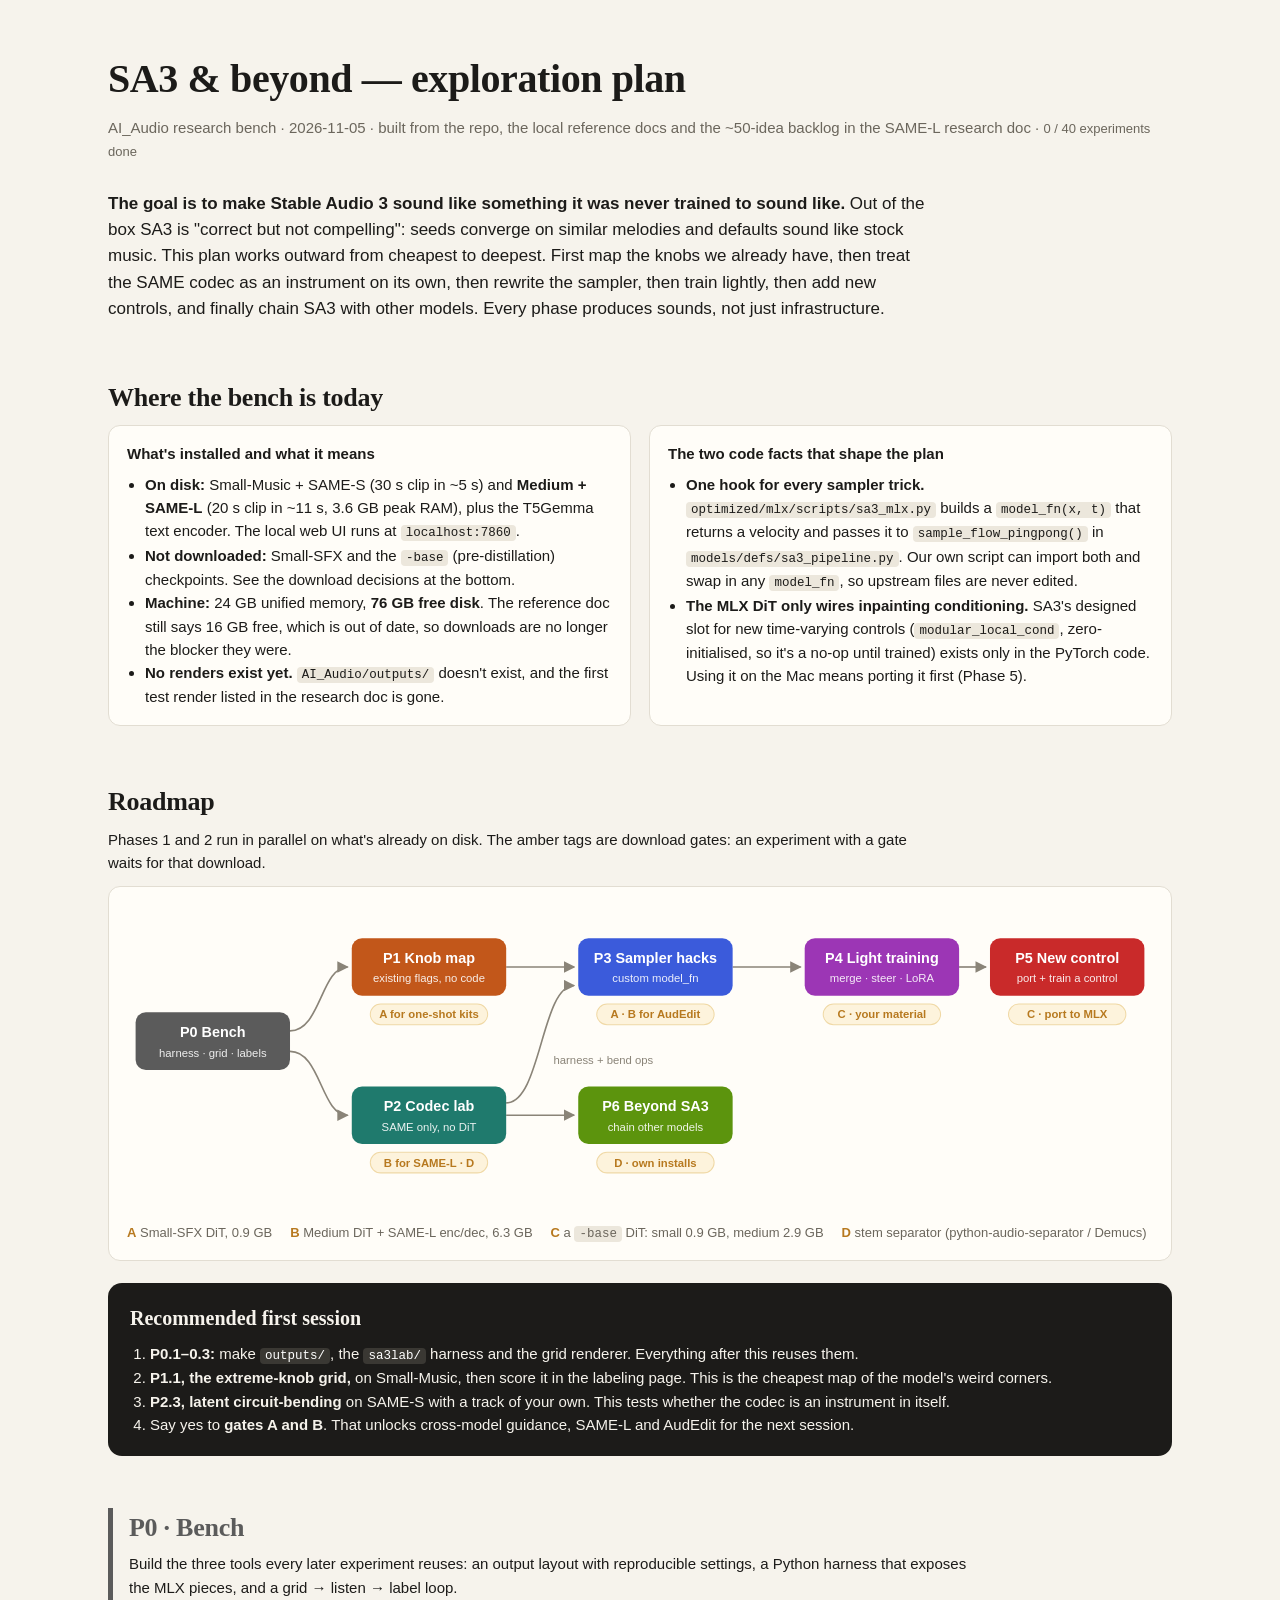
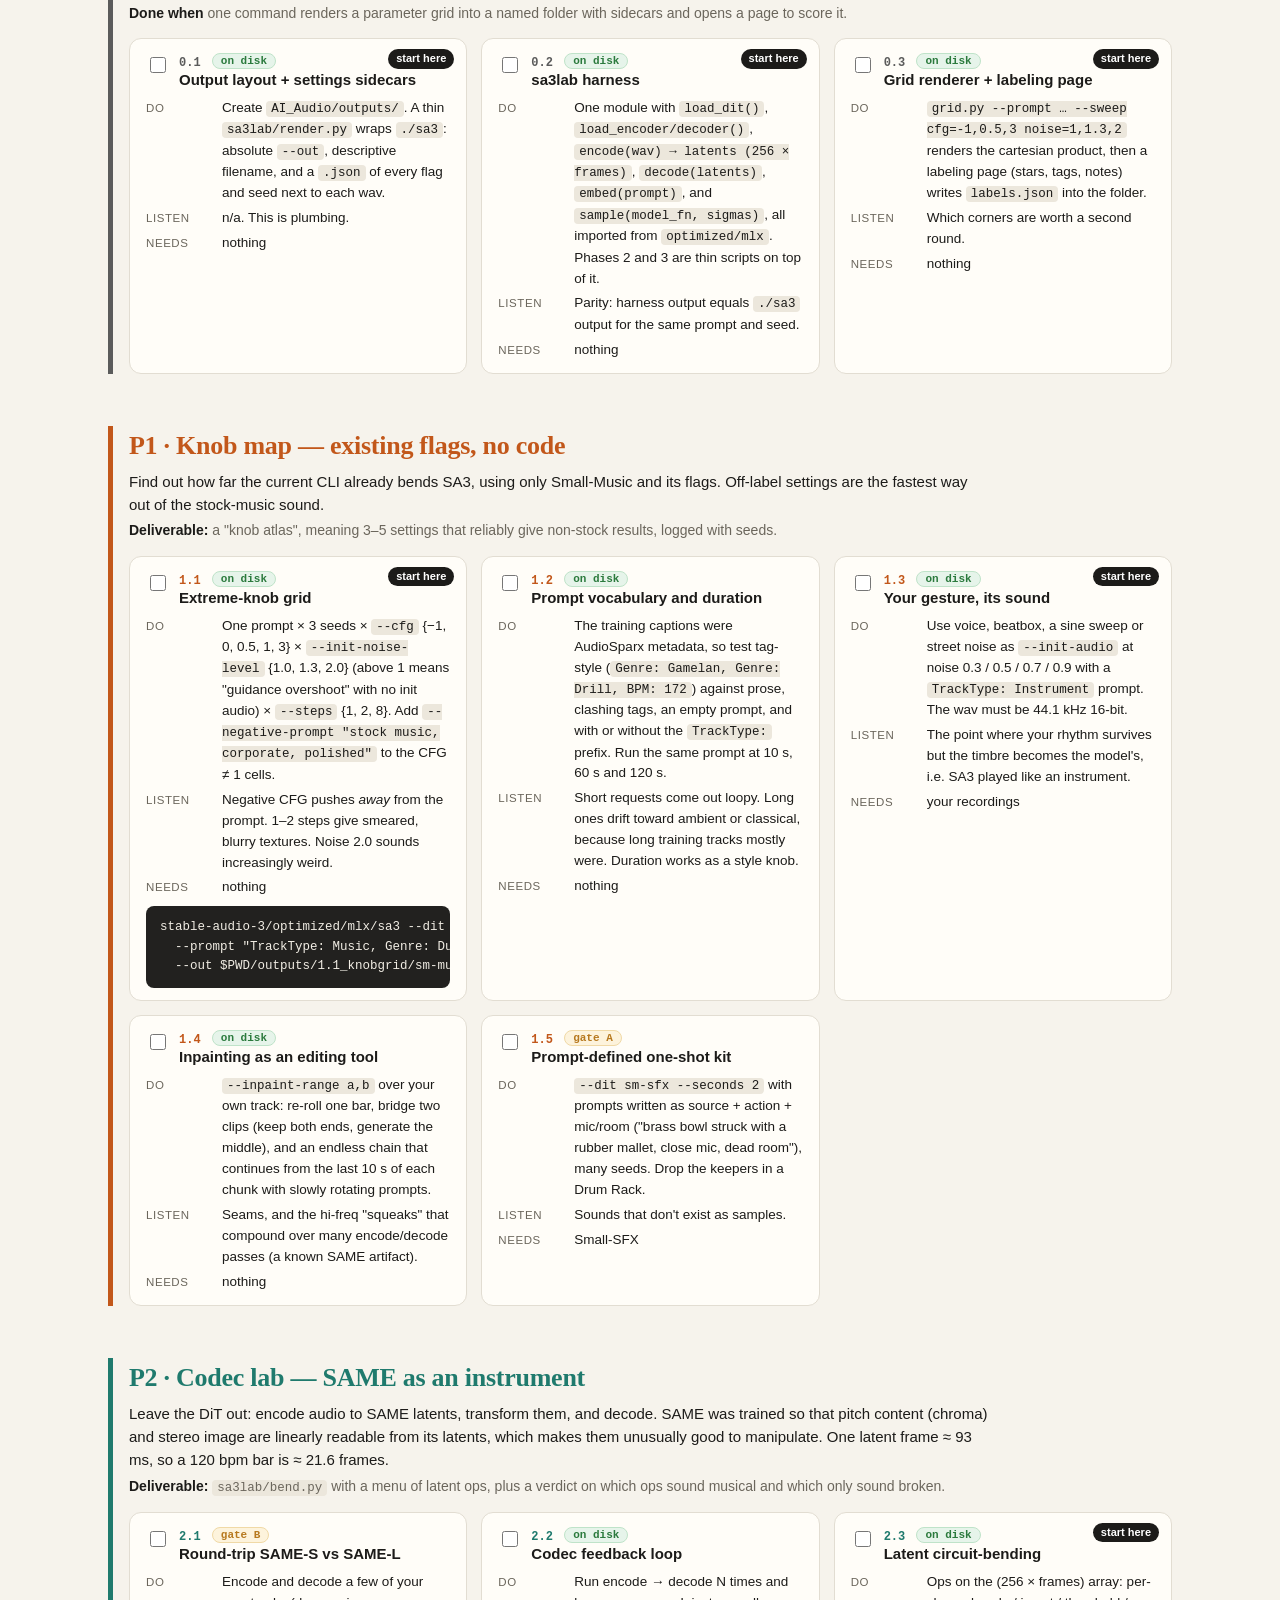
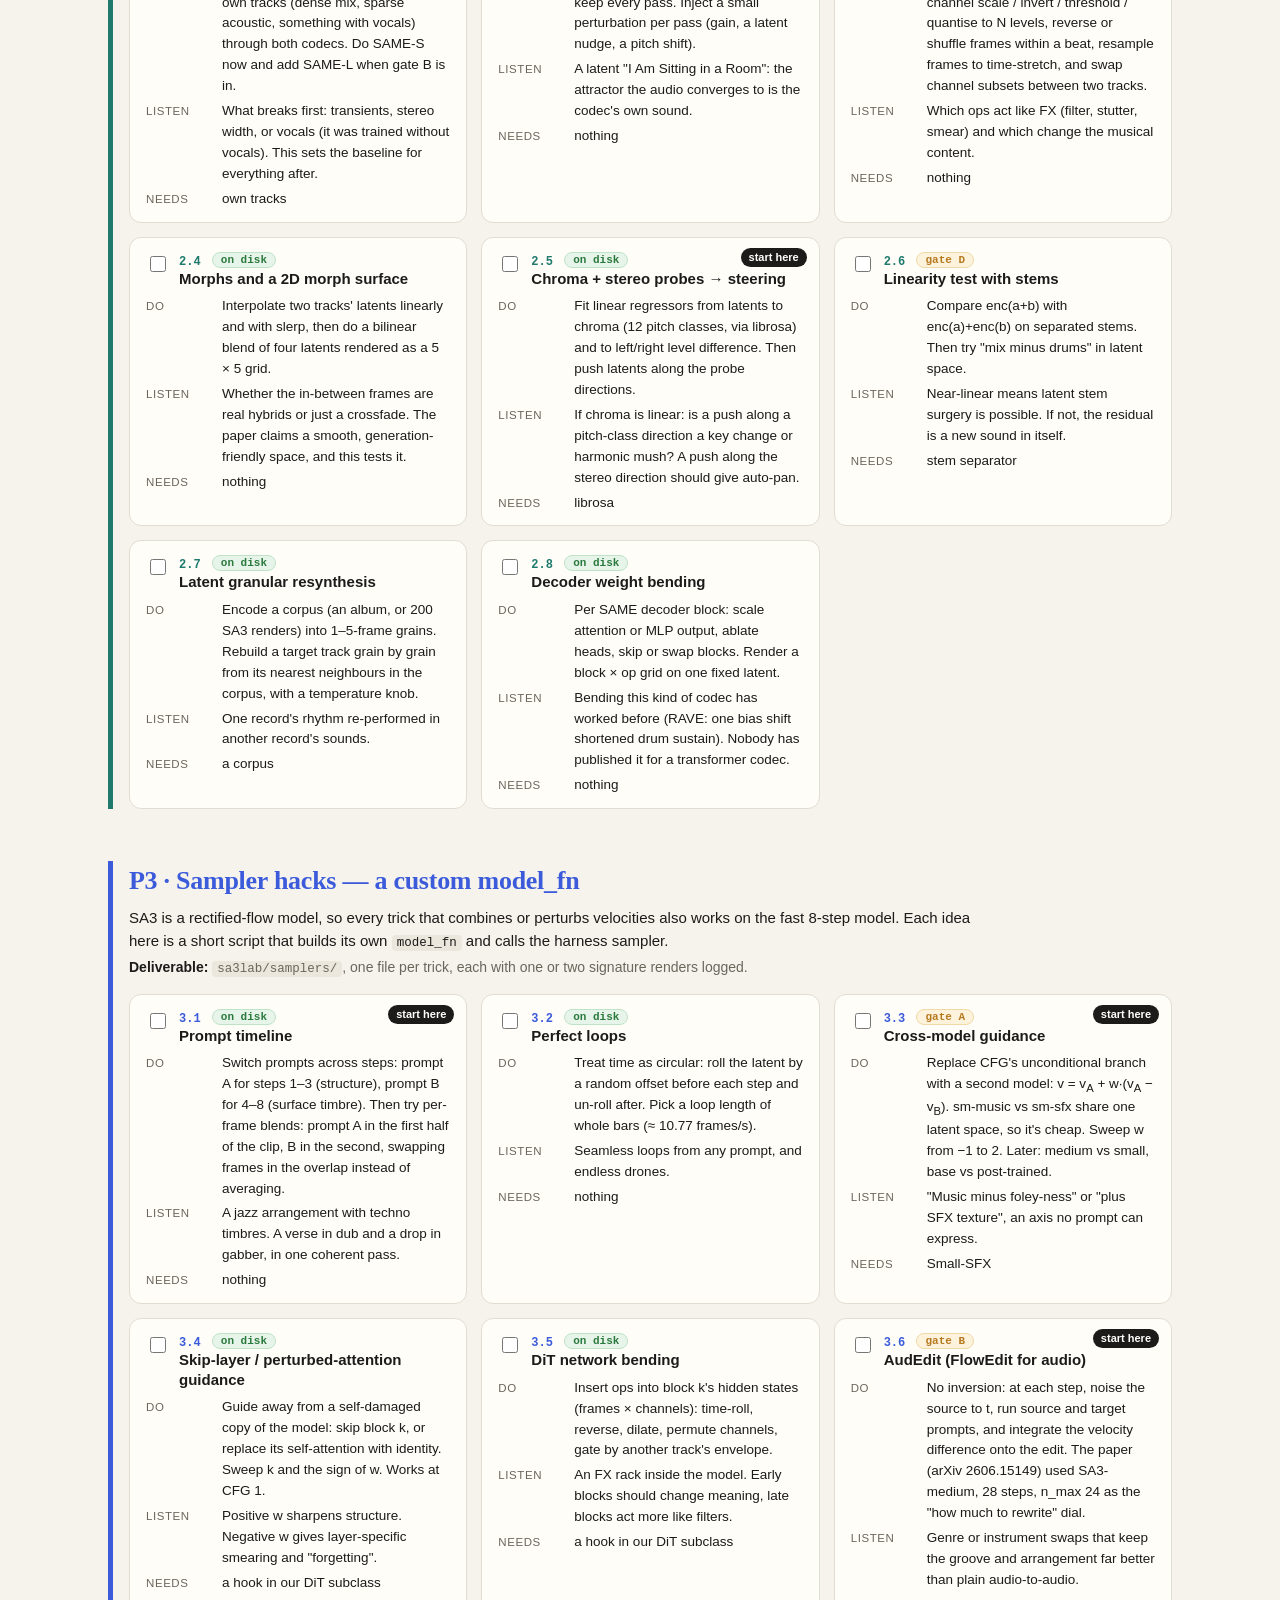
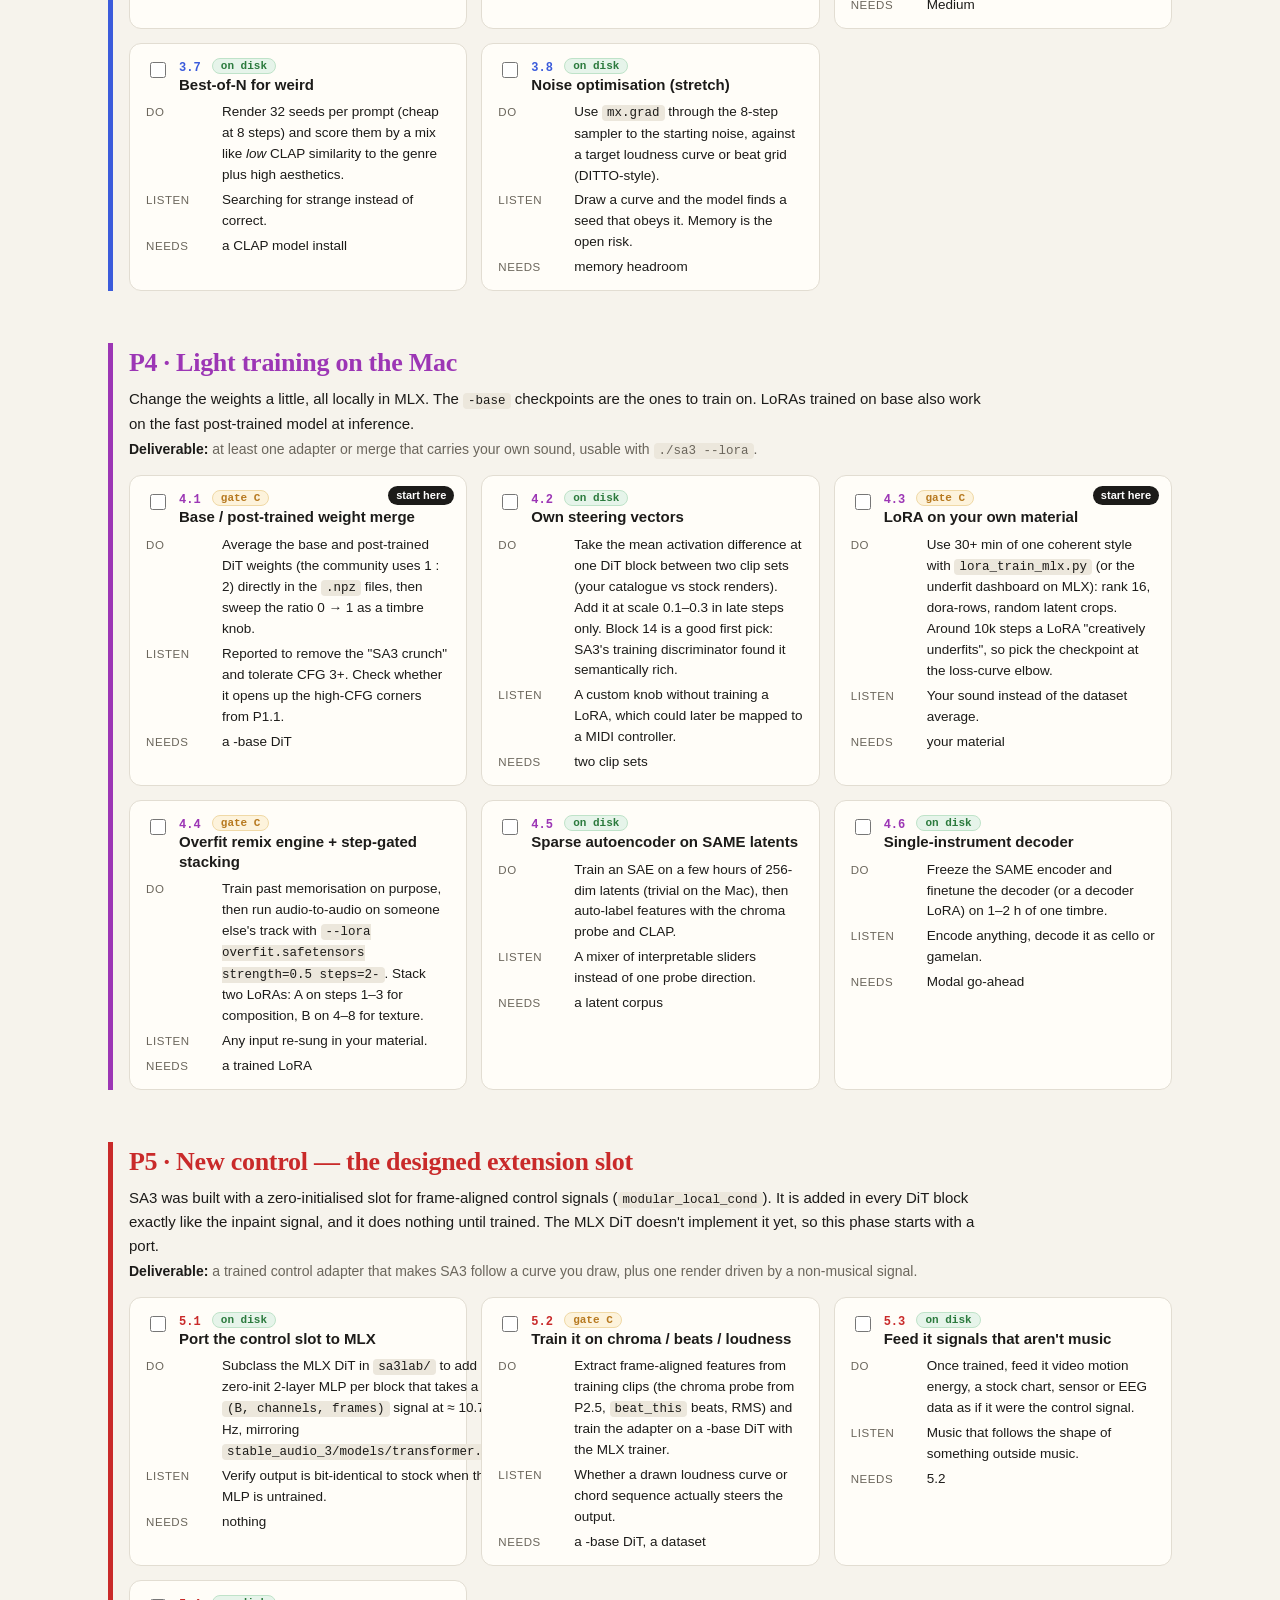
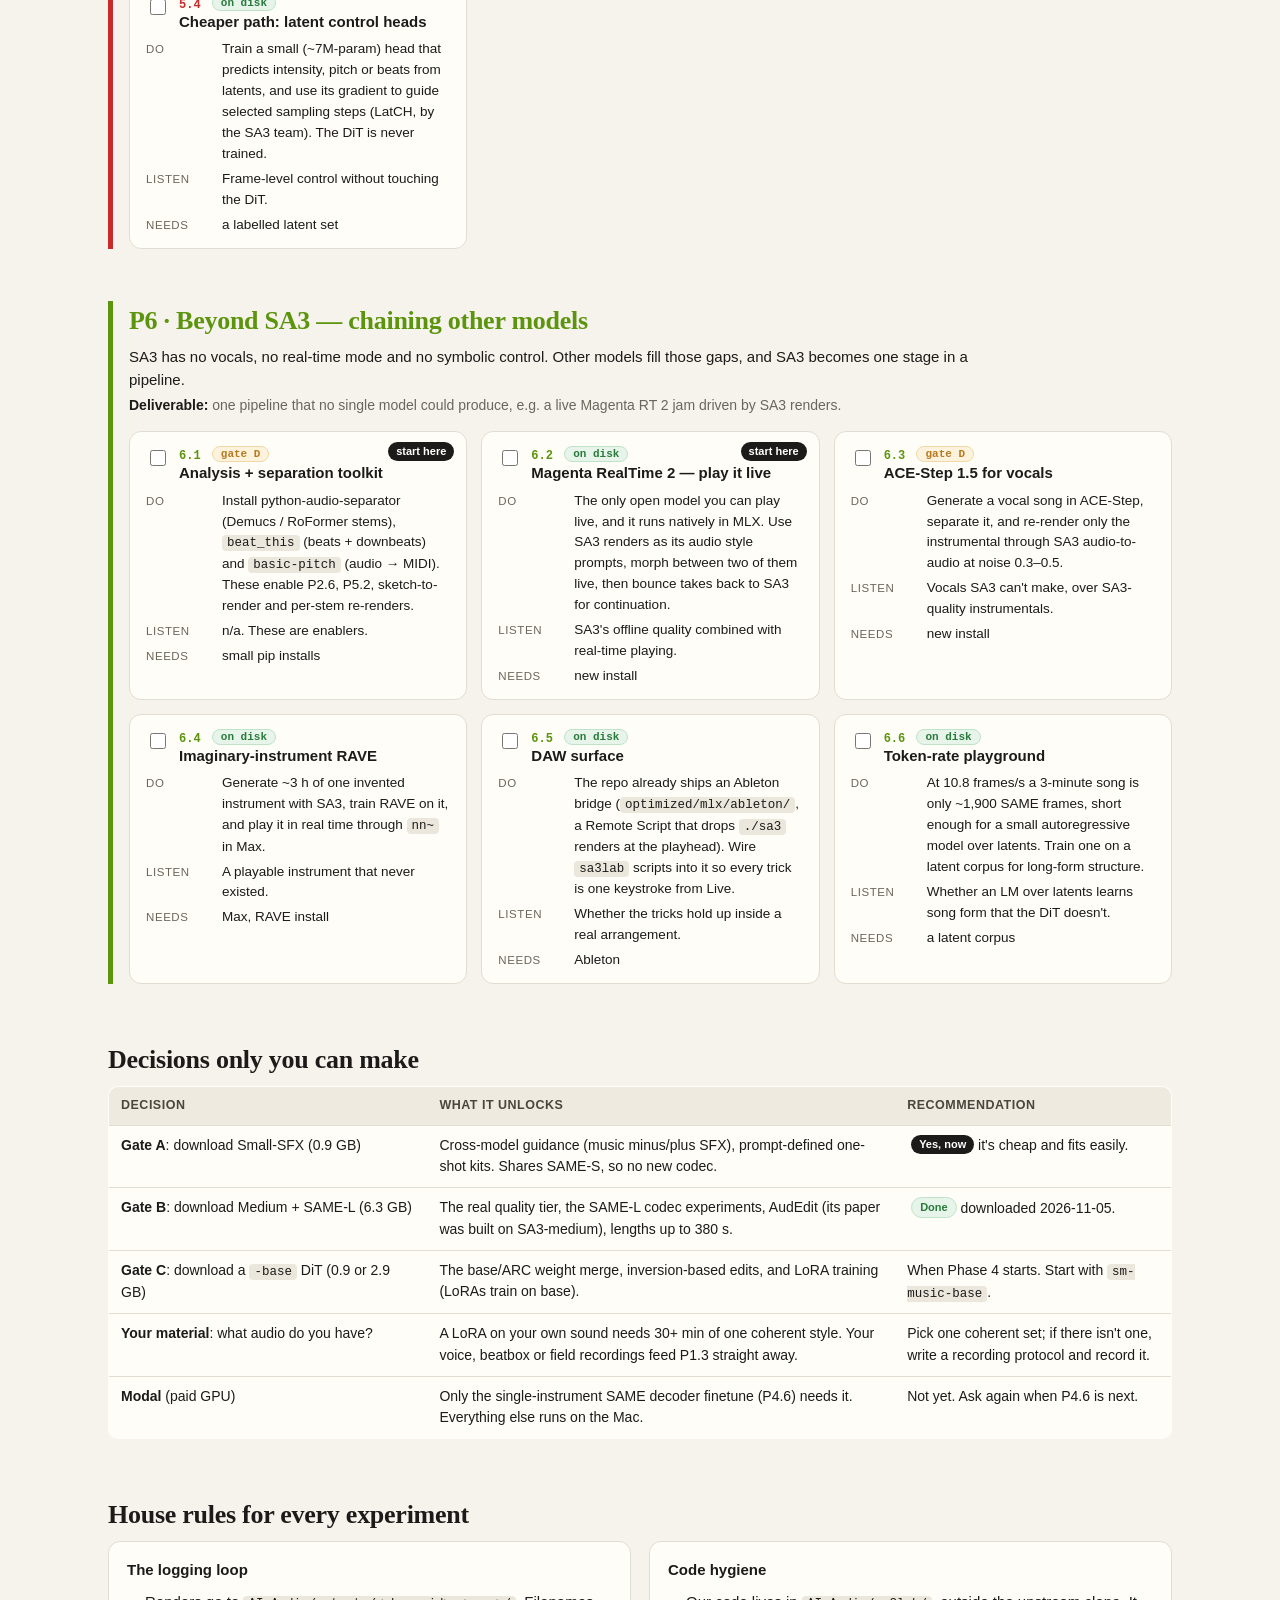
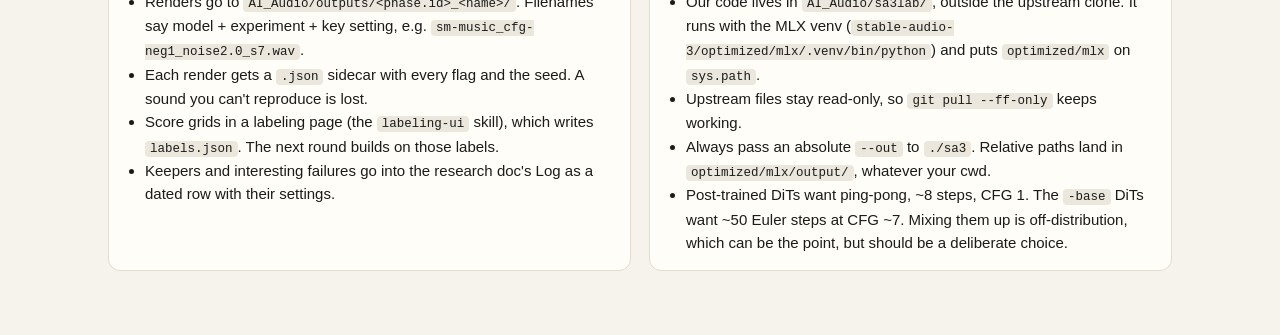
<file: exploration_plan.html>
<!DOCTYPE html>
<html lang="en">
<head>
<meta charset="utf-8">
<meta name="viewport" content="width=device-width, initial-scale=1">
<title>SA3 &amp; beyond — exploration plan</title>
<style>
  :root{
    --paper:#f6f3ec; --card:#fffdf8; --ink:#1c1b19; --mute:#6b665c; --line:#e2ddd2;
    --p0:#5b5b5b; --p1:#c2571a; --p2:#1f7a6d; --p3:#3b5bdb; --p4:#9c36b5; --p5:#c92a2a; --p6:#5c940d;
    --amber:#b7791f; --amberbg:#fdf3dc;
  }
  *{box-sizing:border-box}
  body{margin:0;background:var(--paper);color:var(--ink);font:15px/1.55 -apple-system,BlinkMacSystemFont,"Inter","Helvetica Neue",sans-serif}
  .wrap{max-width:1120px;margin:0 auto;padding:48px 28px 96px}
  h1,h2{font-family:"Iowan Old Style","Palatino","Georgia",serif;font-weight:600;letter-spacing:-.01em}
  h1{font-size:40px;margin:0 0 6px}
  h2{font-size:26px;margin:56px 0 6px}
  .sub{color:var(--mute);margin:0 0 28px}
  .lead{font-size:17px;max-width:820px}
  code,.mono{font-family:ui-monospace,"SF Mono",Menlo,monospace;font-size:12.5px}
  code{background:#ece7dc;padding:1px 5px;border-radius:4px}
  pre{background:#22211f;color:#f1ede4;padding:12px 14px;border-radius:8px;overflow:auto;font-size:12.5px;margin:8px 0 0}
  pre code{background:none;padding:0;color:inherit}
  table{border-collapse:collapse;width:100%;background:var(--card);border:1px solid var(--line);border-radius:10px;overflow:hidden;font-size:14px}
  th,td{text-align:left;padding:9px 12px;border-bottom:1px solid var(--line);vertical-align:top}
  th{background:#efeadf;font-weight:600;font-size:12.5px;text-transform:uppercase;letter-spacing:.04em;color:#4a463e}
  tr:last-child td{border-bottom:none}
  .grid2{display:grid;grid-template-columns:1fr 1fr;gap:18px}
  @media(max-width:860px){.grid2{grid-template-columns:1fr}}
  .box{background:var(--card);border:1px solid var(--line);border-radius:12px;padding:16px 18px}
  .box h3{margin:0 0 8px;font-size:15px}
  .box ul{margin:0;padding-left:18px}
  .pill{display:inline-block;font-size:11px;font-weight:600;padding:1px 8px;border-radius:999px;margin-left:4px;vertical-align:2px;white-space:nowrap}
  .gate{background:var(--amberbg);color:var(--amber);border:1px solid #f0d9a6}
  .free{background:#e6f4ea;color:#2b7a3d;border:1px solid #bfe3c9}
  .rec{background:#1c1b19;color:#fff}
  .phase{border-left:5px solid var(--c);padding-left:16px;margin-top:52px}
  .phase h2{margin:0;color:var(--c)}
  .phase .goal{margin:4px 0 4px;max-width:860px}
  .phase .deliv{color:var(--mute);font-size:14px;margin:0 0 14px}
  .phase .deliv b{color:var(--ink)}
  .cards{display:grid;grid-template-columns:repeat(auto-fill,minmax(330px,1fr));gap:14px}
  .card{background:var(--card);border:1px solid var(--line);border-radius:12px;padding:14px 16px 12px;position:relative}
  .card.done{opacity:.55}
  .card .hd{display:flex;gap:10px;align-items:flex-start}
  .card input{margin-top:4px;accent-color:var(--c);width:16px;height:16px;flex:none}
  .card .id{font:600 12px ui-monospace,Menlo,monospace;color:var(--c)}
  .card .t{font-weight:650;font-size:15px;line-height:1.3}
  .card dl{margin:8px 0 0;display:grid;grid-template-columns:68px 1fr;gap:4px 8px;font-size:13.5px}
  .card dt{color:var(--mute);font-size:11.5px;text-transform:uppercase;letter-spacing:.05em;padding-top:2px}
  .card dd{margin:0}
  .star{position:absolute;top:10px;right:12px}
  svg text{font-family:-apple-system,BlinkMacSystemFont,sans-serif}
  .legend{display:flex;flex-wrap:wrap;gap:8px 18px;font-size:13px;color:var(--mute);margin-top:10px}
  .callout{background:#1c1b19;color:#f6f3ec;border-radius:14px;padding:20px 22px;margin-top:22px}
  .callout h3{margin:0 0 8px;font-family:"Iowan Old Style",Georgia,serif;font-size:20px}
  .callout ol{margin:0;padding-left:20px}
  .callout code{background:#3a3833;color:#fff}
  .progress{font-size:13px;color:var(--mute)}
</style>
</head>
<body>
<div class="wrap">

<h1>SA3 &amp; beyond — exploration plan</h1>
<p class="sub">AI_Audio research bench · 2026-11-05 · built from the repo, the local reference docs and the ~50-idea backlog in the SAME-L research doc · <span class="progress" id="progress"></span></p>

<p class="lead"><b>The goal is to make Stable Audio 3 sound like something it was never trained to sound like.</b> Out of the box SA3 is "correct but not compelling": seeds converge on similar melodies and defaults sound like stock music. This plan works outward from cheapest to deepest. First map the knobs we already have, then treat the SAME codec as an instrument on its own, then rewrite the sampler, then train lightly, then add new controls, and finally chain SA3 with other models. Every phase produces sounds, not just infrastructure.</p>

<h2>Where the bench is today</h2>
<div class="grid2">
  <div class="box">
    <h3>What's installed and what it means</h3>
    <ul>
      <li><b>On disk:</b> Small-Music + SAME-S (30 s clip in ~5 s) and <b>Medium + SAME-L</b> (20 s clip in ~11 s, 3.6 GB peak RAM), plus the T5Gemma text encoder. The local web UI runs at <code>localhost:7860</code>.</li>
      <li><b>Not downloaded:</b> Small-SFX and the <code>-base</code> (pre-distillation) checkpoints. See the download decisions at the bottom.</li>
      <li><b>Machine:</b> 24 GB unified memory, <b>76 GB free disk</b>. The reference doc still says 16 GB free, which is out of date, so downloads are no longer the blocker they were.</li>
      <li><b>No renders exist yet.</b> <code>AI_Audio/outputs/</code> doesn't exist, and the first test render listed in the research doc is gone.</li>
    </ul>
  </div>
  <div class="box">
    <h3>The two code facts that shape the plan</h3>
    <ul>
      <li><b>One hook for every sampler trick.</b> <code>optimized/mlx/scripts/sa3_mlx.py</code> builds a <code>model_fn(x, t)</code> that returns a velocity and passes it to <code>sample_flow_pingpong()</code> in <code>models/defs/sa3_pipeline.py</code>. Our own script can import both and swap in any <code>model_fn</code>, so upstream files are never edited.</li>
      <li><b>The MLX DiT only wires inpainting conditioning.</b> SA3's designed slot for new time-varying controls (<code>modular_local_cond</code>, zero-initialised, so it's a no-op until trained) exists only in the PyTorch code. Using it on the Mac means porting it first (Phase 5).</li>
    </ul>
  </div>
</div>

<h2>Roadmap</h2>
<p style="margin:0 0 12px;max-width:820px">Phases 1 and 2 run in parallel on what's already on disk. The amber tags are download gates: an experiment with a gate waits for that download.</p>
<div class="box" style="padding:10px 6px">
<svg viewBox="0 0 1020 300" width="100%" role="img" aria-label="Phase dependency diagram">
  <defs>
    <marker id="ar" viewBox="0 0 10 10" refX="9" refY="5" markerWidth="7" markerHeight="7" orient="auto"><path d="M0,0 L10,5 L0,10 z" fill="#8a8478"/></marker>
  </defs>
  <g fill="none" stroke="#8a8478" stroke-width="1.6" marker-end="url(#ar)">
    <path d="M170,130 C200,130 200,68 226,68"/>
    <path d="M170,150 C200,150 200,212 226,212"/>
    <path d="M380,68 L446,68"/>
    <path d="M380,200 C414,200 414,86 446,86"/>
    <path d="M380,212 L446,212"/>
    <path d="M600,68 L666,68"/>
    <path d="M820,68 L846,68"/>
  </g>
  <g font-size="11" fill="#8a8478"><text x="426" y="162">harness + bend ops</text></g>
  <!-- boxes -->
  <g font-size="14" font-weight="650" fill="#fff">
    <rect x="20" y="112" width="150" height="56" rx="10" fill="#5b5b5b"/><text x="95" y="136" text-anchor="middle">P0 Bench</text>
    <rect x="230" y="40" width="150" height="56" rx="10" fill="#c2571a"/><text x="305" y="64" text-anchor="middle">P1 Knob map</text>
    <rect x="230" y="184" width="150" height="56" rx="10" fill="#1f7a6d"/><text x="305" y="208" text-anchor="middle">P2 Codec lab</text>
    <rect x="450" y="40" width="150" height="56" rx="10" fill="#3b5bdb"/><text x="525" y="64" text-anchor="middle">P3 Sampler hacks</text>
    <rect x="450" y="184" width="150" height="56" rx="10" fill="#5c940d"/><text x="525" y="208" text-anchor="middle">P6 Beyond SA3</text>
    <rect x="670" y="40" width="150" height="56" rx="10" fill="#9c36b5"/><text x="745" y="64" text-anchor="middle">P4 Light training</text>
    <rect x="850" y="40" width="150" height="56" rx="10" fill="#c92a2a"/><text x="925" y="64" text-anchor="middle">P5 New control</text>
  </g>
  <g font-size="11" fill="#fff" opacity=".9">
    <text x="95" y="155" text-anchor="middle">harness · grid · labels</text>
    <text x="305" y="83" text-anchor="middle">existing flags, no code</text>
    <text x="305" y="227" text-anchor="middle">SAME only, no DiT</text>
    <text x="525" y="83" text-anchor="middle">custom model_fn</text>
    <text x="525" y="227" text-anchor="middle">chain other models</text>
    <text x="745" y="83" text-anchor="middle">merge · steer · LoRA</text>
    <text x="925" y="83" text-anchor="middle">port + train a control</text>
  </g>
  <!-- gate tags -->
  <g font-size="11" font-weight="600">
    <rect x="248" y="104" width="114" height="20" rx="10" fill="#fdf3dc" stroke="#f0d9a6"/><text x="305" y="118" text-anchor="middle" fill="#b7791f">A for one-shot kits</text>
    <rect x="248" y="248" width="114" height="20" rx="10" fill="#fdf3dc" stroke="#f0d9a6"/><text x="305" y="262" text-anchor="middle" fill="#b7791f">B for SAME-L · D</text>
    <rect x="468" y="104" width="114" height="20" rx="10" fill="#fdf3dc" stroke="#f0d9a6"/><text x="525" y="118" text-anchor="middle" fill="#b7791f">A · B for AudEdit</text>
    <rect x="468" y="248" width="114" height="20" rx="10" fill="#fdf3dc" stroke="#f0d9a6"/><text x="525" y="262" text-anchor="middle" fill="#b7791f">D · own installs</text>
    <rect x="688" y="104" width="114" height="20" rx="10" fill="#fdf3dc" stroke="#f0d9a6"/><text x="745" y="118" text-anchor="middle" fill="#b7791f">C · your material</text>
    <rect x="868" y="104" width="114" height="20" rx="10" fill="#fdf3dc" stroke="#f0d9a6"/><text x="925" y="118" text-anchor="middle" fill="#b7791f">C · port to MLX</text>
  </g>
</svg>
<div class="legend" style="padding:0 12px 6px">
  <span><b style="color:var(--amber)">A</b> Small-SFX DiT, 0.9 GB</span>
  <span><b style="color:var(--amber)">B</b> Medium DiT + SAME-L enc/dec, 6.3 GB</span>
  <span><b style="color:var(--amber)">C</b> a <code>-base</code> DiT: small 0.9 GB, medium 2.9 GB</span>
  <span><b style="color:var(--amber)">D</b> stem separator (python-audio-separator / Demucs)</span>
</div>
</div>

<div class="callout">
  <h3>Recommended first session</h3>
  <ol>
    <li><b>P0.1–0.3:</b> make <code>outputs/</code>, the <code>sa3lab/</code> harness and the grid renderer. Everything after this reuses them.</li>
    <li><b>P1.1, the extreme-knob grid,</b> on Small-Music, then score it in the labeling page. This is the cheapest map of the model's weird corners.</li>
    <li><b>P2.3, latent circuit-bending</b> on SAME-S with a track of your own. This tests whether the codec is an instrument in itself.</li>
    <li>Say yes to <b>gates A and B</b>. That unlocks cross-model guidance, SAME-L and AudEdit for the next session.</li>
  </ol>
</div>

<div id="phases"></div>

<h2>Decisions only you can make</h2>
<table>
  <tr><th style="width:30%">Decision</th><th>What it unlocks</th><th style="width:26%">Recommendation</th></tr>
  <tr><td><b>Gate A</b>: download Small-SFX (0.9 GB)</td><td>Cross-model guidance (music minus/plus SFX), prompt-defined one-shot kits. Shares SAME-S, so no new codec.</td><td><span class="pill rec">Yes, now</span> it's cheap and fits easily.</td></tr>
  <tr><td><b>Gate B</b>: download Medium + SAME-L (6.3 GB)</td><td>The real quality tier, the SAME-L codec experiments, AudEdit (its paper was built on SA3-medium), lengths up to 380 s.</td><td><span class="pill free">Done</span> downloaded 2026-11-05.</td></tr>
  <tr><td><b>Gate C</b>: download a <code>-base</code> DiT (0.9 or 2.9 GB)</td><td>The base/ARC weight merge, inversion-based edits, and LoRA training (LoRAs train on base).</td><td>When Phase 4 starts. Start with <code>sm-music-base</code>.</td></tr>
  <tr><td><b>Your material</b>: what audio do you have?</td><td>A LoRA on your own sound needs 30+ min of one coherent style. Your voice, beatbox or field recordings feed P1.3 straight away.</td><td>Pick one coherent set; if there isn't one, write a recording protocol and record it.</td></tr>
  <tr><td><b>Modal</b> (paid GPU)</td><td>Only the single-instrument SAME decoder finetune (P4.6) needs it. Everything else runs on the Mac.</td><td>Not yet. Ask again when P4.6 is next.</td></tr>
</table>

<h2>House rules for every experiment</h2>
<div class="grid2">
  <div class="box"><h3>The logging loop</h3>
    <ul>
      <li>Renders go to <code>AI_Audio/outputs/&lt;phase.id&gt;_&lt;name&gt;/</code>. Filenames say model + experiment + key setting, e.g. <code>sm-music_cfg-neg1_noise2.0_s7.wav</code>.</li>
      <li>Each render gets a <code>.json</code> sidecar with every flag and the seed. A sound you can't reproduce is lost.</li>
      <li>Score grids in a labeling page (the <code>labeling-ui</code> skill), which writes <code>labels.json</code>. The next round builds on those labels.</li>
      <li>Keepers and interesting failures go into the research doc's Log as a dated row with their settings.</li>
    </ul></div>
  <div class="box"><h3>Code hygiene</h3>
    <ul>
      <li>Our code lives in <code>AI_Audio/sa3lab/</code>, outside the upstream clone. It runs with the MLX venv (<code>stable-audio-3/optimized/mlx/.venv/bin/python</code>) and puts <code>optimized/mlx</code> on <code>sys.path</code>.</li>
      <li>Upstream files stay read-only, so <code>git pull --ff-only</code> keeps working.</li>
      <li>Always pass an absolute <code>--out</code> to <code>./sa3</code>. Relative paths land in <code>optimized/mlx/output/</code>, whatever your cwd.</li>
      <li>Post-trained DiTs want ping-pong, ~8 steps, CFG 1. The <code>-base</code> DiTs want ~50 Euler steps at CFG ~7. Mixing them up is off-distribution, which can be the point, but should be a deliberate choice.</li>
    </ul></div>
</div>

</div>

<script>
const S = 'stable-audio-3/optimized/mlx/sa3';
const PHASES = [
 {id:'P0', c:'--p0', name:'Bench', goal:'Build the three tools every later experiment reuses: an output layout with reproducible settings, a Python harness that exposes the MLX pieces, and a grid → listen → label loop.',
  deliv:'<b>Done when</b> one command renders a parameter grid into a named folder with sidecars and opens a page to score it.',
  items:[
   {id:'0.1', t:'Output layout + settings sidecars', star:true, gate:[], do:'Create <code>AI_Audio/outputs/</code>. A thin <code>sa3lab/render.py</code> wraps <code>./sa3</code>: absolute <code>--out</code>, descriptive filename, and a <code>.json</code> of every flag and seed next to each wav.', listen:'n/a. This is plumbing.', needs:'nothing'},
   {id:'0.2', t:'sa3lab harness', star:true, gate:[], do:'One module with <code>load_dit()</code>, <code>load_encoder/decoder()</code>, <code>encode(wav) → latents (256 × frames)</code>, <code>decode(latents)</code>, <code>embed(prompt)</code>, and <code>sample(model_fn, sigmas)</code>, all imported from <code>optimized/mlx</code>. Phases 2 and 3 are thin scripts on top of it.', listen:'Parity: harness output equals <code>./sa3</code> output for the same prompt and seed.', needs:'nothing'},
   {id:'0.3', t:'Grid renderer + labeling page', star:true, gate:[], do:'<code>grid.py --prompt … --sweep cfg=-1,0.5,3 noise=1,1.3,2</code> renders the cartesian product, then a labeling page (stars, tags, notes) writes <code>labels.json</code> into the folder.', listen:'Which corners are worth a second round.', needs:'nothing'},
  ]},
 {id:'P1', c:'--p1', name:'Knob map — existing flags, no code', goal:'Find out how far the current CLI already bends SA3, using only Small-Music and its flags. Off-label settings are the fastest way out of the stock-music sound.',
  deliv:'<b>Deliverable:</b> a "knob atlas", meaning 3–5 settings that reliably give non-stock results, logged with seeds.',
  items:[
   {id:'1.1', t:'Extreme-knob grid', star:true, gate:[], do:'One prompt × 3 seeds × <code>--cfg</code> {−1, 0, 0.5, 1, 3} × <code>--init-noise-level</code> {1.0, 1.3, 2.0} (above 1 means "guidance overshoot" with no init audio) × <code>--steps</code> {1, 2, 8}. Add <code>--negative-prompt "stock music, corporate, polished"</code> to the CFG ≠ 1 cells.', listen:'Negative CFG pushes <i>away</i> from the prompt. 1–2 steps give smeared, blurry textures. Noise 2.0 sounds increasingly weird.', needs:'nothing', cmd:`${S} --dit sm-music --decoder same-s --seconds 30 --seed 7 \\\n  --prompt "TrackType: Music, Genre: Dub Techno" --cfg -1 --init-noise-level 2.0 \\\n  --out $PWD/outputs/1.1_knobgrid/sm-music_cfg-neg1_noise2.0_s7.wav`},
   {id:'1.2', t:'Prompt vocabulary and duration', gate:[], do:'The training captions were AudioSparx metadata, so test tag-style (<code>Genre: Gamelan, Genre: Drill, BPM: 172</code>) against prose, clashing tags, an empty prompt, and with or without the <code>TrackType:</code> prefix. Run the same prompt at 10 s, 60 s and 120 s.', listen:'Short requests come out loopy. Long ones drift toward ambient or classical, because long training tracks mostly were. Duration works as a style knob.', needs:'nothing'},
   {id:'1.3', t:'Your gesture, its sound', star:true, gate:[], do:'Use voice, beatbox, a sine sweep or street noise as <code>--init-audio</code> at noise 0.3 / 0.5 / 0.7 / 0.9 with a <code>TrackType: Instrument</code> prompt. The wav must be 44.1 kHz 16-bit.', listen:'The point where your rhythm survives but the timbre becomes the model\'s, i.e. SA3 played like an instrument.', needs:'your recordings'},
   {id:'1.4', t:'Inpainting as an editing tool', gate:[], do:'<code>--inpaint-range a,b</code> over your own track: re-roll one bar, bridge two clips (keep both ends, generate the middle), and an endless chain that continues from the last 10 s of each chunk with slowly rotating prompts.', listen:'Seams, and the hi-freq "squeaks" that compound over many encode/decode passes (a known SAME artifact).', needs:'nothing'},
   {id:'1.5', t:'Prompt-defined one-shot kit', gate:['A'], do:'<code>--dit sm-sfx --seconds 2</code> with prompts written as source + action + mic/room ("brass bowl struck with a rubber mallet, close mic, dead room"), many seeds. Drop the keepers in a Drum Rack.', listen:'Sounds that don\'t exist as samples.', needs:'Small-SFX'},
  ]},
 {id:'P2', c:'--p2', name:'Codec lab — SAME as an instrument', goal:'Leave the DiT out: encode audio to SAME latents, transform them, and decode. SAME was trained so that pitch content (chroma) and stereo image are linearly readable from its latents, which makes them unusually good to manipulate. One latent frame ≈ 93 ms, so a 120 bpm bar is ≈ 21.6 frames.',
  deliv:'<b>Deliverable:</b> <code>sa3lab/bend.py</code> with a menu of latent ops, plus a verdict on which ops sound musical and which only sound broken.',
  items:[
   {id:'2.1', t:'Round-trip SAME-S vs SAME-L', gate:['B'], do:'Encode and decode a few of your own tracks (dense mix, sparse acoustic, something with vocals) through both codecs. Do SAME-S now and add SAME-L when gate B is in.', listen:'What breaks first: transients, stereo width, or vocals (it was trained without vocals). This sets the baseline for everything after.', needs:'own tracks'},
   {id:'2.2', t:'Codec feedback loop', gate:[], do:'Run encode → decode N times and keep every pass. Inject a small perturbation per pass (gain, a latent nudge, a pitch shift).', listen:'A latent "I Am Sitting in a Room": the attractor the audio converges to is the codec\'s own sound.', needs:'nothing'},
   {id:'2.3', t:'Latent circuit-bending', star:true, gate:[], do:'Ops on the (256 × frames) array: per-channel scale / invert / threshold / quantise to N levels, reverse or shuffle frames within a beat, resample frames to time-stretch, and swap channel subsets between two tracks.', listen:'Which ops act like FX (filter, stutter, smear) and which change the musical content.', needs:'nothing'},
   {id:'2.4', t:'Morphs and a 2D morph surface', gate:[], do:'Interpolate two tracks\' latents linearly and with slerp, then do a bilinear blend of four latents rendered as a 5 × 5 grid.', listen:'Whether the in-between frames are real hybrids or just a crossfade. The paper claims a smooth, generation-friendly space, and this tests it.', needs:'nothing'},
   {id:'2.5', t:'Chroma + stereo probes → steering', star:true, gate:[], do:'Fit linear regressors from latents to chroma (12 pitch classes, via librosa) and to left/right level difference. Then push latents along the probe directions.', listen:'If chroma is linear: is a push along a pitch-class direction a key change or harmonic mush? A push along the stereo direction should give auto-pan.', needs:'librosa'},
   {id:'2.6', t:'Linearity test with stems', gate:['D'], do:'Compare enc(a+b) with enc(a)+enc(b) on separated stems. Then try "mix minus drums" in latent space.', listen:'Near-linear means latent stem surgery is possible. If not, the residual is a new sound in itself.', needs:'stem separator'},
   {id:'2.7', t:'Latent granular resynthesis', gate:[], do:'Encode a corpus (an album, or 200 SA3 renders) into 1–5-frame grains. Rebuild a target track grain by grain from its nearest neighbours in the corpus, with a temperature knob.', listen:'One record\'s rhythm re-performed in another record\'s sounds.', needs:'a corpus'},
   {id:'2.8', t:'Decoder weight bending', gate:[], do:'Per SAME decoder block: scale attention or MLP output, ablate heads, skip or swap blocks. Render a block × op grid on one fixed latent.', listen:'Bending this kind of codec has worked before (RAVE: one bias shift shortened drum sustain). Nobody has published it for a transformer codec.', needs:'nothing'},
  ]},
 {id:'P3', c:'--p3', name:'Sampler hacks — a custom model_fn', goal:'SA3 is a rectified-flow model, so every trick that combines or perturbs velocities also works on the fast 8-step model. Each idea here is a short script that builds its own <code>model_fn</code> and calls the harness sampler.',
  deliv:'<b>Deliverable:</b> <code>sa3lab/samplers/</code>, one file per trick, each with one or two signature renders logged.',
  items:[
   {id:'3.1', t:'Prompt timeline', star:true, gate:[], do:'Switch prompts across steps: prompt A for steps 1–3 (structure), prompt B for 4–8 (surface timbre). Then try per-frame blends: prompt A in the first half of the clip, B in the second, swapping frames in the overlap instead of averaging.', listen:'A jazz arrangement with techno timbres. A verse in dub and a drop in gabber, in one coherent pass.', needs:'nothing'},
   {id:'3.2', t:'Perfect loops', gate:[], do:'Treat time as circular: roll the latent by a random offset before each step and un-roll after. Pick a loop length of whole bars (≈ 10.77 frames/s).', listen:'Seamless loops from any prompt, and endless drones.', needs:'nothing'},
   {id:'3.3', t:'Cross-model guidance', star:true, gate:['A'], do:'Replace CFG\'s unconditional branch with a second model: v = v<sub>A</sub> + w·(v<sub>A</sub> − v<sub>B</sub>). sm-music vs sm-sfx share one latent space, so it\'s cheap. Sweep w from −1 to 2. Later: medium vs small, base vs post-trained.', listen:'"Music minus foley-ness" or "plus SFX texture", an axis no prompt can express.', needs:'Small-SFX'},
   {id:'3.4', t:'Skip-layer / perturbed-attention guidance', gate:[], do:'Guide away from a self-damaged copy of the model: skip block k, or replace its self-attention with identity. Sweep k and the sign of w. Works at CFG 1.', listen:'Positive w sharpens structure. Negative w gives layer-specific smearing and "forgetting".', needs:'a hook in our DiT subclass'},
   {id:'3.5', t:'DiT network bending', gate:[], do:'Insert ops into block k\'s hidden states (frames × channels): time-roll, reverse, dilate, permute channels, gate by another track\'s envelope.', listen:'An FX rack inside the model. Early blocks should change meaning, late blocks act more like filters.', needs:'a hook in our DiT subclass'},
   {id:'3.6', t:'AudEdit (FlowEdit for audio)', star:true, gate:['B'], do:'No inversion: at each step, noise the source to t, run source and target prompts, and integrate the velocity difference onto the edit. The paper (arXiv 2606.15149) used SA3-medium, 28 steps, n_max 24 as the "how much to rewrite" dial.', listen:'Genre or instrument swaps that keep the groove and arrangement far better than plain audio-to-audio.', needs:'Medium'},
   {id:'3.7', t:'Best-of-N for weird', gate:[], do:'Render 32 seeds per prompt (cheap at 8 steps) and score them by a mix like <i>low</i> CLAP similarity to the genre plus high aesthetics.', listen:'Searching for strange instead of correct.', needs:'a CLAP model install'},
   {id:'3.8', t:'Noise optimisation (stretch)', gate:[], do:'Use <code>mx.grad</code> through the 8-step sampler to the starting noise, against a target loudness curve or beat grid (DITTO-style).', listen:'Draw a curve and the model finds a seed that obeys it. Memory is the open risk.', needs:'memory headroom'},
  ]},
 {id:'P4', c:'--p4', name:'Light training on the Mac', goal:'Change the weights a little, all locally in MLX. The <code>-base</code> checkpoints are the ones to train on. LoRAs trained on base also work on the fast post-trained model at inference.',
  deliv:'<b>Deliverable:</b> at least one adapter or merge that carries your own sound, usable with <code>./sa3 --lora</code>.',
  items:[
   {id:'4.1', t:'Base / post-trained weight merge', star:true, gate:['C'], do:'Average the base and post-trained DiT weights (the community uses 1 : 2) directly in the <code>.npz</code> files, then sweep the ratio 0 → 1 as a timbre knob.', listen:'Reported to remove the "SA3 crunch" and tolerate CFG 3+. Check whether it opens up the high-CFG corners from P1.1.', needs:'a -base DiT'},
   {id:'4.2', t:'Own steering vectors', gate:[], do:'Take the mean activation difference at one DiT block between two clip sets (your catalogue vs stock renders). Add it at scale 0.1–0.3 in late steps only. Block 14 is a good first pick: SA3\'s training discriminator found it semantically rich.', listen:'A custom knob without training a LoRA, which could later be mapped to a MIDI controller.', needs:'two clip sets'},
   {id:'4.3', t:'LoRA on your own material', star:true, gate:['C'], do:'Use 30+ min of one coherent style with <code>lora_train_mlx.py</code> (or the underfit dashboard on MLX): rank 16, dora-rows, random latent crops. Around 10k steps a LoRA "creatively underfits", so pick the checkpoint at the loss-curve elbow.', listen:'Your sound instead of the dataset average.', needs:'your material'},
   {id:'4.4', t:'Overfit remix engine + step-gated stacking', gate:['C'], do:'Train past memorisation on purpose, then run audio-to-audio on someone else\'s track with <code>--lora overfit.safetensors strength=0.5 steps=2-</code>. Stack two LoRAs: A on steps 1–3 for composition, B on 4–8 for texture.', listen:'Any input re-sung in your material.', needs:'a trained LoRA'},
   {id:'4.5', t:'Sparse autoencoder on SAME latents', gate:[], do:'Train an SAE on a few hours of 256-dim latents (trivial on the Mac), then auto-label features with the chroma probe and CLAP.', listen:'A mixer of interpretable sliders instead of one probe direction.', needs:'a latent corpus'},
   {id:'4.6', t:'Single-instrument decoder', gate:[], do:'Freeze the SAME encoder and finetune the decoder (or a decoder LoRA) on 1–2 h of one timbre.', listen:'Encode anything, decode it as cello or gamelan.', needs:'Modal go-ahead'},
  ]},
 {id:'P5', c:'--p5', name:'New control — the designed extension slot', goal:'SA3 was built with a zero-initialised slot for frame-aligned control signals (<code>modular_local_cond</code>). It is added in every DiT block exactly like the inpaint signal, and it does nothing until trained. The MLX DiT doesn\'t implement it yet, so this phase starts with a port.',
  deliv:'<b>Deliverable:</b> a trained control adapter that makes SA3 follow a curve you draw, plus one render driven by a non-musical signal.',
  items:[
   {id:'5.1', t:'Port the control slot to MLX', gate:[], do:'Subclass the MLX DiT in <code>sa3lab/</code> to add a zero-init 2-layer MLP per block that takes a <code>(B, channels, frames)</code> signal at ≈ 10.77 Hz, mirroring <code>stable_audio_3/models/transformer.py</code>.', listen:'Verify output is bit-identical to stock when the MLP is untrained.', needs:'nothing'},
   {id:'5.2', t:'Train it on chroma / beats / loudness', gate:['C'], do:'Extract frame-aligned features from training clips (the chroma probe from P2.5, <code>beat_this</code> beats, RMS) and train the adapter on a -base DiT with the MLX trainer.', listen:'Whether a drawn loudness curve or chord sequence actually steers the output.', needs:'a -base DiT, a dataset'},
   {id:'5.3', t:'Feed it signals that aren\'t music', gate:[], do:'Once trained, feed it video motion energy, a stock chart, sensor or EEG data as if it were the control signal.', listen:'Music that follows the shape of something outside music.', needs:'5.2'},
   {id:'5.4', t:'Cheaper path: latent control heads', gate:[], do:'Train a small (~7M-param) head that predicts intensity, pitch or beats from latents, and use its gradient to guide selected sampling steps (LatCH, by the SA3 team). The DiT is never trained.', listen:'Frame-level control without touching the DiT.', needs:'a labelled latent set'},
  ]},
 {id:'P6', c:'--p6', name:'Beyond SA3 — chaining other models', goal:'SA3 has no vocals, no real-time mode and no symbolic control. Other models fill those gaps, and SA3 becomes one stage in a pipeline.',
  deliv:'<b>Deliverable:</b> one pipeline that no single model could produce, e.g. a live Magenta RT 2 jam driven by SA3 renders.',
  items:[
   {id:'6.1', t:'Analysis + separation toolkit', star:true, gate:['D'], do:'Install python-audio-separator (Demucs / RoFormer stems), <code>beat_this</code> (beats + downbeats) and <code>basic-pitch</code> (audio → MIDI). These enable P2.6, P5.2, sketch-to-render and per-stem re-renders.', listen:'n/a. These are enablers.', needs:'small pip installs'},
   {id:'6.2', t:'Magenta RealTime 2 — play it live', star:true, gate:[], do:'The only open model you can play live, and it runs natively in MLX. Use SA3 renders as its audio style prompts, morph between two of them live, then bounce takes back to SA3 for continuation.', listen:'SA3\'s offline quality combined with real-time playing.', needs:'new install'},
   {id:'6.3', t:'ACE-Step 1.5 for vocals', gate:['D'], do:'Generate a vocal song in ACE-Step, separate it, and re-render only the instrumental through SA3 audio-to-audio at noise 0.3–0.5.', listen:'Vocals SA3 can\'t make, over SA3-quality instrumentals.', needs:'new install'},
   {id:'6.4', t:'Imaginary-instrument RAVE', gate:[], do:'Generate ~3 h of one invented instrument with SA3, train RAVE on it, and play it in real time through <code>nn~</code> in Max.', listen:'A playable instrument that never existed.', needs:'Max, RAVE install'},
   {id:'6.5', t:'DAW surface', gate:[], do:'The repo already ships an Ableton bridge (<code>optimized/mlx/ableton/</code>, a Remote Script that drops <code>./sa3</code> renders at the playhead). Wire <code>sa3lab</code> scripts into it so every trick is one keystroke from Live.', listen:'Whether the tricks hold up inside a real arrangement.', needs:'Ableton'},
   {id:'6.6', t:'Token-rate playground', gate:[], do:'At 10.8 frames/s a 3-minute song is only ~1,900 SAME frames, short enough for a small autoregressive model over latents. Train one on a latent corpus for long-form structure.', listen:'Whether an LM over latents learns song form that the DiT doesn\'t.', needs:'a latent corpus'},
  ]},
];

const root = document.getElementById('phases');
const KEY = 'sa3plan:';
function render(){
  let total=0, done=0;
  root.innerHTML = PHASES.map(p=>{
    const cards = p.items.map(it=>{
      const k = KEY+it.id; const chk = localStorage.getItem(k)==='1'; total++; if(chk) done++;
      const gates = it.gate.length ? it.gate.map(g=>`<span class="pill gate">gate ${g}</span>`).join('') : '<span class="pill free">on disk</span>';
      return `<div class="card${chk?' done':''}" style="--c:var(${p.c})">
        ${it.star?'<span class="star pill rec">start here</span>':''}
        <div class="hd"><input type="checkbox" data-k="${k}" ${chk?'checked':''} title="mark done">
          <div><div class="id">${it.id} ${gates}</div><div class="t">${it.t}</div></div></div>
        <dl><dt>Do</dt><dd>${it.do}</dd><dt>Listen</dt><dd>${it.listen}</dd><dt>Needs</dt><dd>${it.needs}</dd></dl>
        ${it.cmd?`<pre><code>${it.cmd}</code></pre>`:''}
      </div>`;}).join('');
    return `<section class="phase" style="--c:var(${p.c})"><h2>${p.id} · ${p.name}</h2>
      <p class="goal">${p.goal}</p><p class="deliv">${p.deliv}</p><div class="cards">${cards}</div></section>`;
  }).join('');
  document.getElementById('progress').textContent = `${done} / ${total} experiments done`;
  root.querySelectorAll('input[type=checkbox]').forEach(cb=>cb.onchange=()=>{localStorage.setItem(cb.dataset.k, cb.checked?'1':'0'); render();});
}
render();
</script>
</body>
</html>
</file>
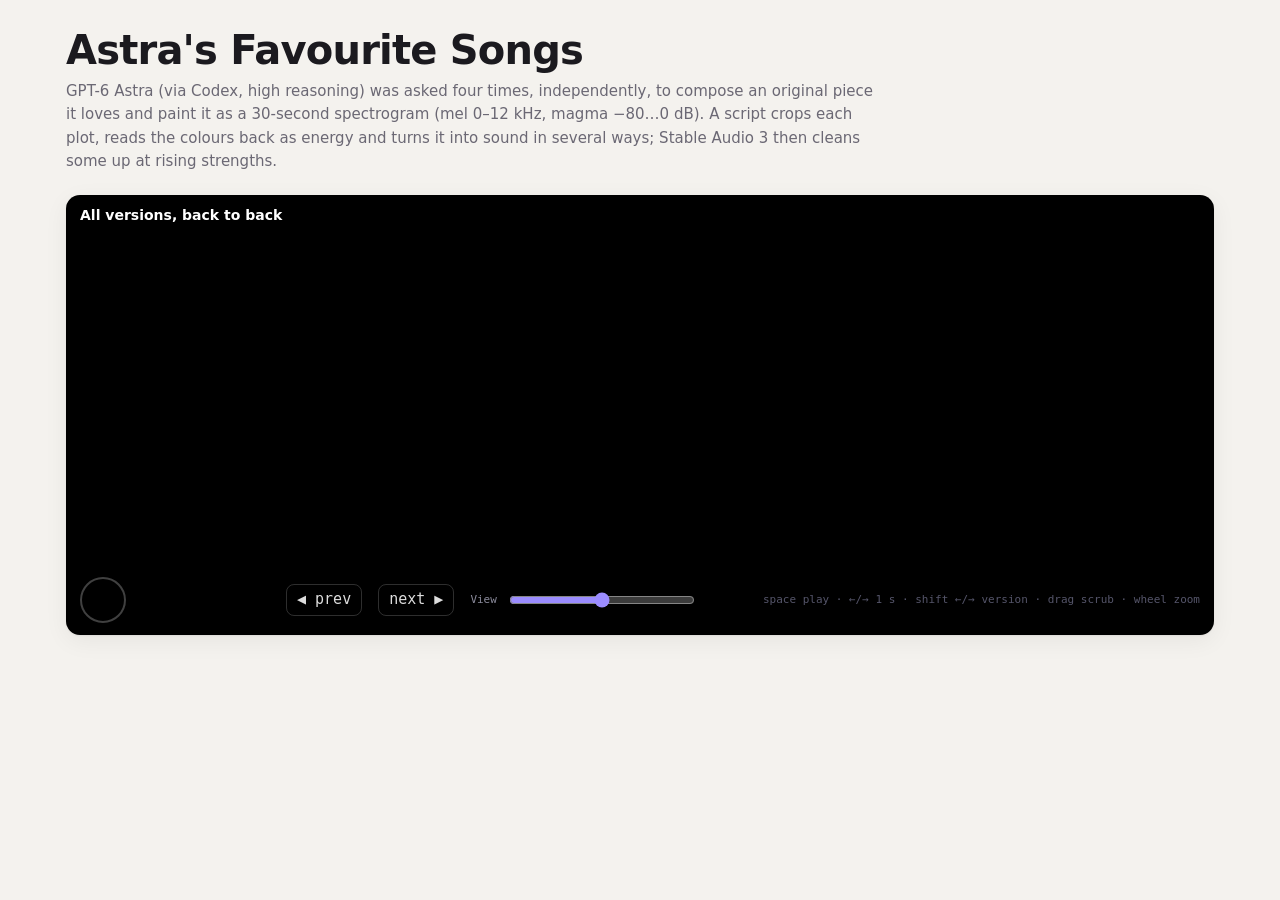
<file: experiments/astra_spectrograms/page_template.html>
<!doctype html>
<html lang="en">
<head>
<meta charset="utf-8">
<meta name="viewport" content="width=device-width, initial-scale=1">
<title>Astra's Favourite Songs</title>
<style>
:root {
  --bg: #f4f2ee; --panel: #ffffff; --ink: #1b1a1f; --muted: #6b6874; --line: #e2ded6;
  --accent: #c2410c; --accent-soft: rgba(194, 65, 12, 0.1); --chip: #efebe4;
  --shadow: 0 1px 2px rgba(20, 16, 10, 0.06), 0 6px 24px rgba(20, 16, 10, 0.06);
}
@media (prefers-color-scheme: dark) {
  :root:not([data-theme="light"]) {
    --bg: #0e0d12; --panel: #17161d; --ink: #ecebf2; --muted: #9a97a8; --line: #2a2833;
    --accent: #fb923c; --accent-soft: rgba(251, 146, 60, 0.12); --chip: #22202a;
    --shadow: 0 1px 2px rgba(0, 0, 0, 0.4), 0 8px 30px rgba(0, 0, 0, 0.35);
  }
}
:root[data-theme="dark"] {
  --bg: #0e0d12; --panel: #17161d; --ink: #ecebf2; --muted: #9a97a8; --line: #2a2833;
  --accent: #fb923c; --accent-soft: rgba(251, 146, 60, 0.12); --chip: #22202a;
  --shadow: 0 1px 2px rgba(0, 0, 0, 0.4), 0 8px 30px rgba(0, 0, 0, 0.35);
}
* { box-sizing: border-box; }
html { -webkit-text-size-adjust: 100%; }
body { margin: 0; background: var(--bg); color: var(--ink);
  font: 15px/1.55 Inter, ui-sans-serif, system-ui, -apple-system, "Segoe UI", sans-serif; }
.wrap { max-width: 1180px; margin: 0 auto; padding: 28px 16px 80px; }
header h1 { font-size: clamp(26px, 4vw, 40px); line-height: 1.1; margin: 0 0 8px; letter-spacing: -0.02em; }
header p { margin: 0; color: var(--muted); max-width: 820px; }
.mono { font-family: "JetBrains Mono", ui-monospace, SFMono-Regular, Menlo, monospace; }

/* ── DJ deck (static port of sa3lab/djview.js) ── */
.deck { margin: 22px 0 28px; background: #000; color: #e8e8f0; border-radius: 14px; padding: 12px 14px 12px;
  box-shadow: var(--shadow); user-select: none; font-family: "JetBrains Mono", ui-monospace, Menlo, monospace; }
.deck .top { display: flex; align-items: baseline; gap: 12px; min-height: 26px; flex-wrap: wrap; }
.deck .now { font: 600 14px Inter, system-ui, sans-serif; color: #fff; }
.deck .now i { font-style: normal; font-weight: 400; color: #a9a9bb; }
.deck .segn { margin-left: auto; font-size: 11px; color: #6f6f82; }
.deck .mainw { position: relative; height: clamp(150px, 26vw, 260px); border-radius: 4px; overflow: hidden; margin-top: 8px; }
.deck canvas.main { position: absolute; inset: 0; width: 100%; height: 100%; cursor: grab; touch-action: none; }
.deck canvas.main:active { cursor: grabbing; }
.deck canvas.ov { display: block; width: 100%; height: 58px; margin-top: 8px; cursor: pointer; touch-action: none; }
.deck .bar { display: flex; align-items: center; gap: 16px; margin-top: 10px; flex-wrap: wrap; }
.deck button { font: inherit; color: #ddd; background: transparent; border: 1px solid rgba(255,255,255,0.18);
  border-radius: 8px; height: 32px; padding: 0 10px; cursor: pointer; }
.deck button:hover { border-color: rgba(255,255,255,0.4); color: #fff; }
.deck .pp { width: 46px; height: 46px; border-radius: 50%; border: 2px solid rgba(255,255,255,0.25); display: grid; place-items: center; padding: 0; }
.deck .pp svg { width: 18px; height: 18px; }
.deck .pp.on { border-color: #3fd27a; color: #3fd27a; box-shadow: 0 0 14px rgba(63,210,122,0.35); }
.deck .tm { display: flex; flex-direction: column; cursor: pointer; min-width: 128px; }
.deck .tm i { font-style: normal; font-size: 10px; letter-spacing: 0.12em; color: #8b8b9c; }
.deck .tm b { font-size: 26px; font-weight: 600; font-variant-numeric: tabular-nums; color: #fff; line-height: 1.05; }
.deck .zm { display: flex; align-items: center; gap: 10px; flex: 1; min-width: 180px; max-width: 380px; font-size: 11px; color: #8b8b9c; }
.deck .zm input { flex: 1; accent-color: #9b8cff; }
.deck .zm b { min-width: 40px; text-align: right; color: #e8e8f0; font-weight: 500; font-size: 13px; }
.deck .hint { margin-left: auto; font-size: 11px; color: #55556a; }

/* ── tabs ── */
.tabs { display: flex; gap: 8px; flex-wrap: wrap; margin-bottom: 18px; }
.tab { font: 600 14px Inter, system-ui, sans-serif; color: var(--muted); background: var(--panel); border: 1px solid var(--line);
  border-radius: 999px; padding: 9px 16px; cursor: pointer; }
.tab span { color: var(--accent); margin-right: 6px; font-family: ui-monospace, Menlo, monospace; }
.tab[aria-selected="true"] { color: var(--ink); border-color: var(--accent); background: var(--accent-soft); }
.song { display: none; }
.song.on { display: block; }
.hero { background: var(--panel); border: 1px solid var(--line); border-radius: 14px; overflow: hidden; box-shadow: var(--shadow); }
.hero img { display: block; width: 100%; height: auto; background: #000; }
.hero .meta { padding: 18px 20px 20px; display: grid; grid-template-columns: minmax(0, 1.1fr) minmax(0, 1fr); gap: 22px; }
.hero .meta > div, .card { min-width: 0; }
.hero h2 { margin: 0 0 6px; font-size: 24px; letter-spacing: -0.01em; }
.hero .sounds { margin: 0 0 12px; }
.hero .why { margin: 0; padding: 10px 14px; border-left: 3px solid var(--accent); background: var(--accent-soft); border-radius: 0 8px 8px 0; font-style: italic; }
.hero h4 { margin: 0 0 6px; font-size: 11px; letter-spacing: 0.12em; text-transform: uppercase; color: var(--muted); }
.hero ol { margin: 0; padding-left: 0; list-style: none; }
.hero ol li { padding: 4px 0; border-bottom: 1px dashed var(--line); font-size: 14px; }
.hero ol li:last-child { border-bottom: 0; }
.hero .small { font-size: 12.5px; color: var(--muted); margin-top: 10px; }
details { margin-top: 10px; font-size: 13px; color: var(--muted); }
details summary { cursor: pointer; }
details pre { white-space: pre-wrap; background: var(--chip); padding: 10px 12px; border-radius: 8px; font-size: 12px; max-height: 320px; overflow: auto; }

h3.sec { margin: 30px 0 12px; font-size: 13px; letter-spacing: 0.12em; text-transform: uppercase; color: var(--muted); }
.grid { display: grid; grid-template-columns: repeat(auto-fill, minmax(min(340px, 100%), 1fr)); gap: 14px; }
.card { background: var(--panel); border: 1px solid var(--line); border-radius: 12px; padding: 12px 12px 10px; box-shadow: var(--shadow); display: flex; flex-direction: column; gap: 8px; }
.card.src { border-style: dashed; }
.card .hd { display: flex; align-items: baseline; gap: 8px; }
.card .hd b { font-size: 15px; }
.card .hd .k { margin-left: auto; font-size: 11px; color: var(--muted); }
.card p { margin: 0; font-size: 13px; color: var(--muted); line-height: 1.45; }
.card img { width: 100%; height: auto; border-radius: 6px; display: block; background: #000; aspect-ratio: 1100 / 300; }
.card audio { width: 100%; height: 34px; }
.card .row { display: flex; gap: 8px; align-items: center; }
.card .row audio { flex: 1; }
.card .dk { font: 600 12px Inter, system-ui, sans-serif; color: var(--accent); background: var(--accent-soft); border: 1px solid transparent;
  border-radius: 8px; height: 30px; padding: 0 10px; cursor: pointer; white-space: nowrap; }
.card .dk:hover { border-color: var(--accent); }
.legend { font-size: 13px; color: var(--muted); margin: 6px 0 0; max-width: 900px; }
@media (max-width: 760px) {
  .hero .meta { grid-template-columns: minmax(0, 1fr); padding: 14px; }
  .grid { grid-template-columns: minmax(0, 1fr); }
  .deck .hint { display: none; }
}
</style>
</head>
<body>
<div class="wrap">
  <header>
    <h1>Astra's Favourite Songs</h1>
    <p>GPT-6 Astra (via Codex, high reasoning) was asked four times, independently, to compose an original piece it loves and paint it as a 30-second spectrogram (mel 0–12 kHz, magma −80…0 dB). A script crops each plot, reads the colours back as energy and turns it into sound in several ways; Stable Audio 3 then cleans some up at rising strengths.</p>
  </header>

  <section class="deck" id="deck" aria-label="DJ deck: every version back to back">
    <div class="top"><div class="now" id="now">All versions, back to back</div><div class="segn" id="segn"></div></div>
    <div class="mainw"><canvas class="main" id="main"></canvas></div>
    <canvas class="ov" id="ov" title="Click or drag to seek"></canvas>
    <div class="bar">
      <button class="pp" id="pp" title="Play / pause (space)"></button>
      <div class="tm" id="tm" title="Click: elapsed / remaining"><i></i><b></b></div>
      <button id="prev" title="Previous version (shift ←)">◀ prev</button>
      <button id="next" title="Next version (shift →)">next ▶</button>
      <label class="zm"><span>View</span><input type="range" id="zm" min="0" max="1000" step="1"><b id="zmv"></b></label>
      <div class="hint">space play · ←/→ 1 s · shift ←/→ version · drag scrub · wheel zoom</div>
    </div>
    <audio id="all" preload="auto"></audio>
  </section>

  <nav class="tabs" id="tabs" role="tablist"></nav>
  <main id="songs"></main>
</div>

<script>
const D = /*DATA*/null;
const esc = (s) => String(s ?? "").replace(/[&<>"]/g, (c) => ({ "&": "&amp;", "<": "&lt;", ">": "&gt;", '"': "&quot;" }[c]));
const segs = [];               // global segment index -> {song, version}
D.songs.forEach((s) => s.versions.forEach((v) => { segs[v.seg] = { s, v }; }));

// ── tabs + song panels ──
const tabs = document.getElementById("tabs"), main = document.getElementById("songs");
D.songs.forEach((s, i) => {
  const b = document.createElement("button");
  b.className = "tab"; b.setAttribute("role", "tab"); b.dataset.i = i;
  b.innerHTML = `<span>${s.n}</span>${esc(s.title)}`;
  b.addEventListener("click", () => select(i));
  tabs.appendChild(b);
  const sec = document.createElement("section");
  sec.className = "song"; sec.id = s.slug;
  sec.innerHTML = `
    <div class="hero">
      <img src="${s.image}" alt="Astra's spectrogram of ${esc(s.title)}" loading="lazy">
      <div class="meta">
        <div>
          <h2>${esc(s.title)}</h2>
          <p class="sounds">${esc(s.sounds)}</p>
          <p class="why">“${esc(s.why)}”</p>
          <div class="small">Astra's image as delivered (${esc(s.image_note)}). Everything in the plot area was painted by its image model.</div>
          <details><summary>The image prompt Astra wrote for itself</summary><pre>${esc(s.prompt)}</pre></details>
          <details><summary>SA3 text prompt (Astra's own description)</summary><pre>${esc(s.sa3_prompt)}</pre></details>
        </div>
        <div>
          <h4>Timeline (Astra)</h4>
          <ol>${s.timeline.map((t) => `<li>${esc(t)}</li>`).join("")}</ol>
        </div>
      </div>
    </div>
    <h3 class="sec">Versions</h3>
    <p class="legend">Each card: the audio, and its spectrogram re-measured on Astra's exact axes (mel 0–12 kHz, magma, −80…0 dB) so you can compare it with the decoded source on the left. “match” = correlation of the two maps (1 = identical).</p>
    <div class="grid">
      <div class="card src"><div class="hd"><b>Decoded source</b><span class="k">what the script read</span></div>
        <img src="${s.source_spec}" alt="decoded source" loading="lazy">
        <p>Astra's plot area after cropping and colour → dB decoding. Every version below starts from this.</p></div>
      ${s.versions.map((v) => `
      <div class="card">
        <div class="hd"><b>${esc(v.label)}</b><span class="k mono">${v.corr == null ? "" : "match " + v.corr.toFixed(2)}</span></div>
        <p>${esc(v.blurb)}</p>
        <img src="${v.spec}" alt="spectrogram of ${esc(v.label)}" loading="lazy">
        <div class="row"><audio controls preload="none" src="${v.mp3}"></audio><button class="dk" data-seg="${v.seg}" title="Play this version in the deck">▶ deck</button></div>
      </div>`).join("")}
    </div>`;
  main.appendChild(sec);
});
function select(i) {
  [...tabs.children].forEach((b, j) => b.setAttribute("aria-selected", String(i === j)));
  [...main.children].forEach((s, j) => s.classList.toggle("on", i === j));
  try { localStorage.setItem("astra-tab", String(i)); } catch (e) { /* private window */ }
}
let start = 0;
try { start = +(localStorage.getItem("astra-tab") || 0) || 0; } catch (e) { /* no storage */ }
select(Math.min(start, D.songs.length - 1));

// one player at a time
document.addEventListener("play", (e) => {
  document.querySelectorAll("audio").forEach((a) => { if (a !== e.target) a.pause(); });
}, true);

// ── DJ deck: CDJ-style scrolling dadaspec (ported from sa3lab/djview.js) ──
(() => {
  const WMIN = 2, WMAX = 32, PH = 0.5, SEG = D.seg;
  const PLAY = '<svg viewBox="0 0 16 16"><path d="M4.5 2.8v10.4L13 8z" fill="currentColor"/></svg>';
  const PAUSE = '<svg viewBox="0 0 16 16"><path d="M4 2.8h2.8v10.4H4zM9.2 2.8H12v10.4H9.2z" fill="currentColor"/></svg>';
  let pref = { win: 8, remain: false };
  try { pref = { ...pref, ...JSON.parse(localStorage.getItem("astra-deck") || "{}") }; } catch (e) { /* defaults */ }
  const save = () => { try { localStorage.setItem("astra-deck", JSON.stringify(pref)); } catch (e) { /* ok */ } };
  const a = document.getElementById("all"), mainC = document.getElementById("main"), ov = document.getElementById("ov");
  const zm = document.getElementById("zm"), zmv = document.getElementById("zmv"), pp = document.getElementById("pp");
  a.src = D.all;
  const tiles = D.tiles.map((src) => { const im = new Image(); im.decoding = "async"; im.src = src; return im; });
  const ovImg = new Image(); ovImg.src = D.overview;
  const total = D.tiles.length * SEG;
  const dur = () => (isFinite(a.duration) && a.duration) || total;
  let clock = { t: 0, at: 0 };
  function now() {
    const ct = a.currentTime;
    if (a.paused) { clock = { t: ct, at: performance.now() }; return ct; }
    const p = clock.t + (performance.now() - clock.at) / 1000;
    if (Math.abs(p - ct) > 0.06) { clock = { t: ct, at: performance.now() }; return ct; }
    return p;
  }
  function seek(t) { a.currentTime = Math.max(0, Math.min(dur() - 0.01, t)); clock = { t: a.currentTime, at: performance.now() }; }
  function toggle() { if (a.paused) a.play().catch(() => {}); else a.pause(); }
  const wToV = (w) => Math.round(1000 * Math.log(w / WMIN) / Math.log(WMAX / WMIN));
  const vToW = (v) => WMIN * Math.pow(WMAX / WMIN, v / 1000);
  function paintZoom() { zm.value = wToV(pref.win); zmv.textContent = `${pref.win < 10 ? pref.win.toFixed(1) : Math.round(pref.win)} s`; }
  zm.addEventListener("input", () => { pref.win = vToW(+zm.value); paintZoom(); save(); });
  paintZoom();
  const fmt = (t, tenths = true) => { t = Math.max(0, t); const m = Math.floor(t / 60), s = t - m * 60;
    return `${String(m).padStart(2, "0")}:${tenths ? s.toFixed(1).padStart(4, "0") : String(Math.floor(s)).padStart(2, "0")}`; };
  function fit(cv) {
    const d = devicePixelRatio || 1, w = Math.round(cv.clientWidth * d), h = Math.round(cv.clientHeight * d);
    if (cv.width !== w || cv.height !== h) { cv.width = w; cv.height = h; }
    return [w, h, d];
  }
  const segAt = (t) => Math.max(0, Math.min(D.tiles.length - 1, Math.floor(t / SEG)));
  function draw() {
    requestAnimationFrame(draw);
    const t = now(), [W, H, d] = fit(mainC), g = mainC.getContext("2d");
    g.fillStyle = "#000"; g.fillRect(0, 0, W, H);
    const t0 = t - pref.win * PH, t1 = t0 + pref.win, k = W / pref.win;
    g.imageSmoothingEnabled = true; g.imageSmoothingQuality = "high";
    for (let i = Math.max(0, Math.floor(t0 / SEG)); i <= Math.min(D.tiles.length - 1, Math.floor(t1 / SEG)); i++) {
      const im = tiles[i]; if (!im.complete || !im.naturalWidth) continue;
      const cps = im.naturalWidth / SEG, a0 = Math.max(t0, i * SEG), a1 = Math.min(t1, (i + 1) * SEG);
      if (a1 <= a0) continue;
      g.drawImage(im, (a0 - i * SEG) * cps, 0, (a1 - a0) * cps, im.naturalHeight, (a0 - t0) * k, 0, (a1 - a0) * k + 0.75, H);
    }
    // segment boundaries + labels inside the zoomed view
    g.font = `${11 * d}px "JetBrains Mono", ui-monospace, monospace`;
    for (let i = Math.ceil(t0 / SEG); i * SEG <= t1; i++) {
      if (i <= 0 || i >= D.tiles.length) continue;
      const x = Math.round((i * SEG - t0) * k), sg = segs[i];
      g.fillStyle = "rgba(255,255,255,0.75)"; g.fillRect(x, 0, 2 * d, H);
      g.textBaseline = "top"; g.fillStyle = "rgba(255,255,255,0.85)";
      g.fillText(`${sg.s.n} · ${sg.v.label}`, x + 6 * d, 6 * d);
    }
    // 1 s grid
    const step = pref.win > 16 ? 5 : 1;
    g.textBaseline = "bottom";
    for (let s = Math.ceil(t0 / step) * step; s <= t1; s += step) {
      if (s < 0) continue;
      const x = Math.round((s - t0) * k) + 0.5, local = s - segAt(s) * SEG, major = Math.abs(local % 5) < 1e-6;
      g.fillStyle = major ? "rgba(255,255,255,0.14)" : "rgba(255,255,255,0.05)";
      g.fillRect(x, 0, d, H);
      if (major) { g.fillStyle = "rgba(255,255,255,0.5)"; g.fillText(`${Math.round(local)}s`, x + 4 * d, H - 4 * d); }
    }
    const px = Math.round(W * PH);
    g.fillStyle = "rgba(0,0,0,0.55)"; g.fillRect(px - 2 * d, 0, 5 * d, H);
    g.fillStyle = "#fff"; g.fillRect(px - d, 0, 2 * d, H);
    g.fillStyle = "#ff3b3b";
    for (const [y, dir] of [[0, 1], [H, -1]]) { g.beginPath(); g.moveTo(px - 7 * d, y); g.lineTo(px + 7 * d, y); g.lineTo(px, y + dir * 9 * d); g.fill(); }
    // overview
    const [OW, OH] = fit(ov), o = ov.getContext("2d"), bar = Math.round(OH * 0.72), T = dur();
    o.fillStyle = "#000"; o.fillRect(0, 0, OW, OH);
    if (ovImg.complete && ovImg.naturalWidth) o.drawImage(ovImg, 0, 0, OW, bar);
    const xs = (tt) => (tt / T) * OW;
    o.fillStyle = "rgba(10,10,14,0.62)"; o.fillRect(0, 0, xs(t), bar);
    let prevSong = null;
    for (let i = 0; i < D.tiles.length; i++) {
      const x = Math.round(xs(i * SEG)), sg = segs[i], newSong = sg.s !== prevSong;
      o.fillStyle = newSong ? "rgba(255,255,255,0.85)" : "rgba(255,255,255,0.22)";
      o.fillRect(x, newSong ? 0 : bar - 6 * d, newSong ? 2 * d : d, newSong ? OH : 6 * d);
      if (newSong) {
        o.font = `600 ${10 * d}px Inter, system-ui, sans-serif`; o.textBaseline = "bottom"; o.fillStyle = "#cfcfe0";
        const room = xs(sg.s.versions.length * SEG) - 8 * d;          // label only as wide as its song's span
        let txt = `${sg.s.n} ${sg.s.title}`;
        while (txt.length > 2 && o.measureText(txt).width > room) txt = txt.slice(0, -2) + "…";
        o.fillText(o.measureText(txt).width > room ? String(sg.s.n) : txt, x + 5 * d, OH - 1 * d);
      }
      prevSong = sg.s;
    }
    o.strokeStyle = "rgba(255,255,255,0.7)"; o.lineWidth = d;
    o.strokeRect(xs(t0) + d / 2, d / 2, Math.max(2 * d, xs(pref.win) - d), bar - d);
    o.fillStyle = "#fff"; o.fillRect(Math.round(xs(t)) - d, 0, 2 * d, bar);
    // readouts
    const sg = segs[segAt(t)];
    const nowEl = document.getElementById("now");
    const label = `${sg.s.n} · ${sg.s.title} <i>— ${sg.v.label}</i>`;
    if (nowEl._l !== label) { nowEl._l = label; nowEl.innerHTML = label; document.getElementById("segn").textContent = `version ${segAt(t) + 1} / ${D.tiles.length}`; }
    const tm = document.getElementById("tm");
    tm.querySelector("i").textContent = pref.remain ? "REMAIN (SET)" : "TIME IN VERSION";
    tm.querySelector("b").textContent = pref.remain ? "-" + fmt(T - t) : fmt(t - segAt(t) * SEG);
    const on = !a.paused;
    if (pp._on !== on) { pp._on = on; pp.innerHTML = on ? PAUSE : PLAY; pp.classList.toggle("on", on); }
  }
  pp.innerHTML = PLAY;
  pp.addEventListener("click", toggle);
  document.getElementById("tm").addEventListener("click", () => { pref.remain = !pref.remain; save(); });
  document.getElementById("prev").addEventListener("click", () => { const i = segAt(now()); seek((now() - i * SEG < 2 ? i - 1 : i) * SEG); });
  document.getElementById("next").addEventListener("click", () => seek((segAt(now()) + 1) * SEG));
  mainC.addEventListener("wheel", (e) => { e.preventDefault(); pref.win = Math.max(WMIN, Math.min(WMAX, pref.win * Math.exp(e.deltaY * 0.002))); paintZoom(); save(); }, { passive: false });
  let drag = null;
  mainC.addEventListener("pointerdown", (e) => { if (e.button === 0) drag = { x: e.clientX, t: now(), moved: false, id: e.pointerId }; });
  mainC.addEventListener("pointermove", (e) => {
    if (!drag) return;
    const dx = e.clientX - drag.x;
    if (!drag.moved && Math.abs(dx) < 4) return;
    if (!drag.moved) { drag.moved = true; try { mainC.setPointerCapture(drag.id); } catch (er) { /* gone */ } }
    seek(drag.t - (dx / mainC.clientWidth) * pref.win);
  });
  mainC.addEventListener("pointerup", () => { if (drag && !drag.moved) toggle(); drag = null; });
  mainC.addEventListener("pointercancel", () => { drag = null; });
  let od = false;
  const oseek = (e) => { const b = ov.getBoundingClientRect(); seek(((e.clientX - b.left) / b.width) * dur()); };
  ov.addEventListener("pointerdown", (e) => { od = true; ov.setPointerCapture(e.pointerId); oseek(e); });
  ov.addEventListener("pointermove", (e) => { if (od) oseek(e); });
  ov.addEventListener("pointerup", () => { od = false; });
  document.addEventListener("keydown", (e) => {
    if (e.target.closest && e.target.closest("input, textarea, audio, details")) return;
    if (e.key === " ") toggle();
    else if (e.key === "ArrowLeft" || e.key === "ArrowRight") {
      const dir = e.key === "ArrowLeft" ? -1 : 1;
      if (e.shiftKey) seek((segAt(now()) + dir) * SEG); else seek(now() + dir);
    } else return;
    e.preventDefault();
  });
  document.querySelectorAll(".dk").forEach((b) => b.addEventListener("click", () => {
    seek(+b.dataset.seg * SEG); a.play().catch(() => {});
    document.getElementById("deck").scrollIntoView({ behavior: "smooth", block: "start" });
  }));
  const deep = /t=([\d.]+)/.exec(location.hash);              // #t=95 opens the deck at 95 s
  if (deep) a.addEventListener("loadedmetadata", () => seek(+deep[1]), { once: true });
  requestAnimationFrame(draw);
})();
</script>
</body>
</html>
</file>
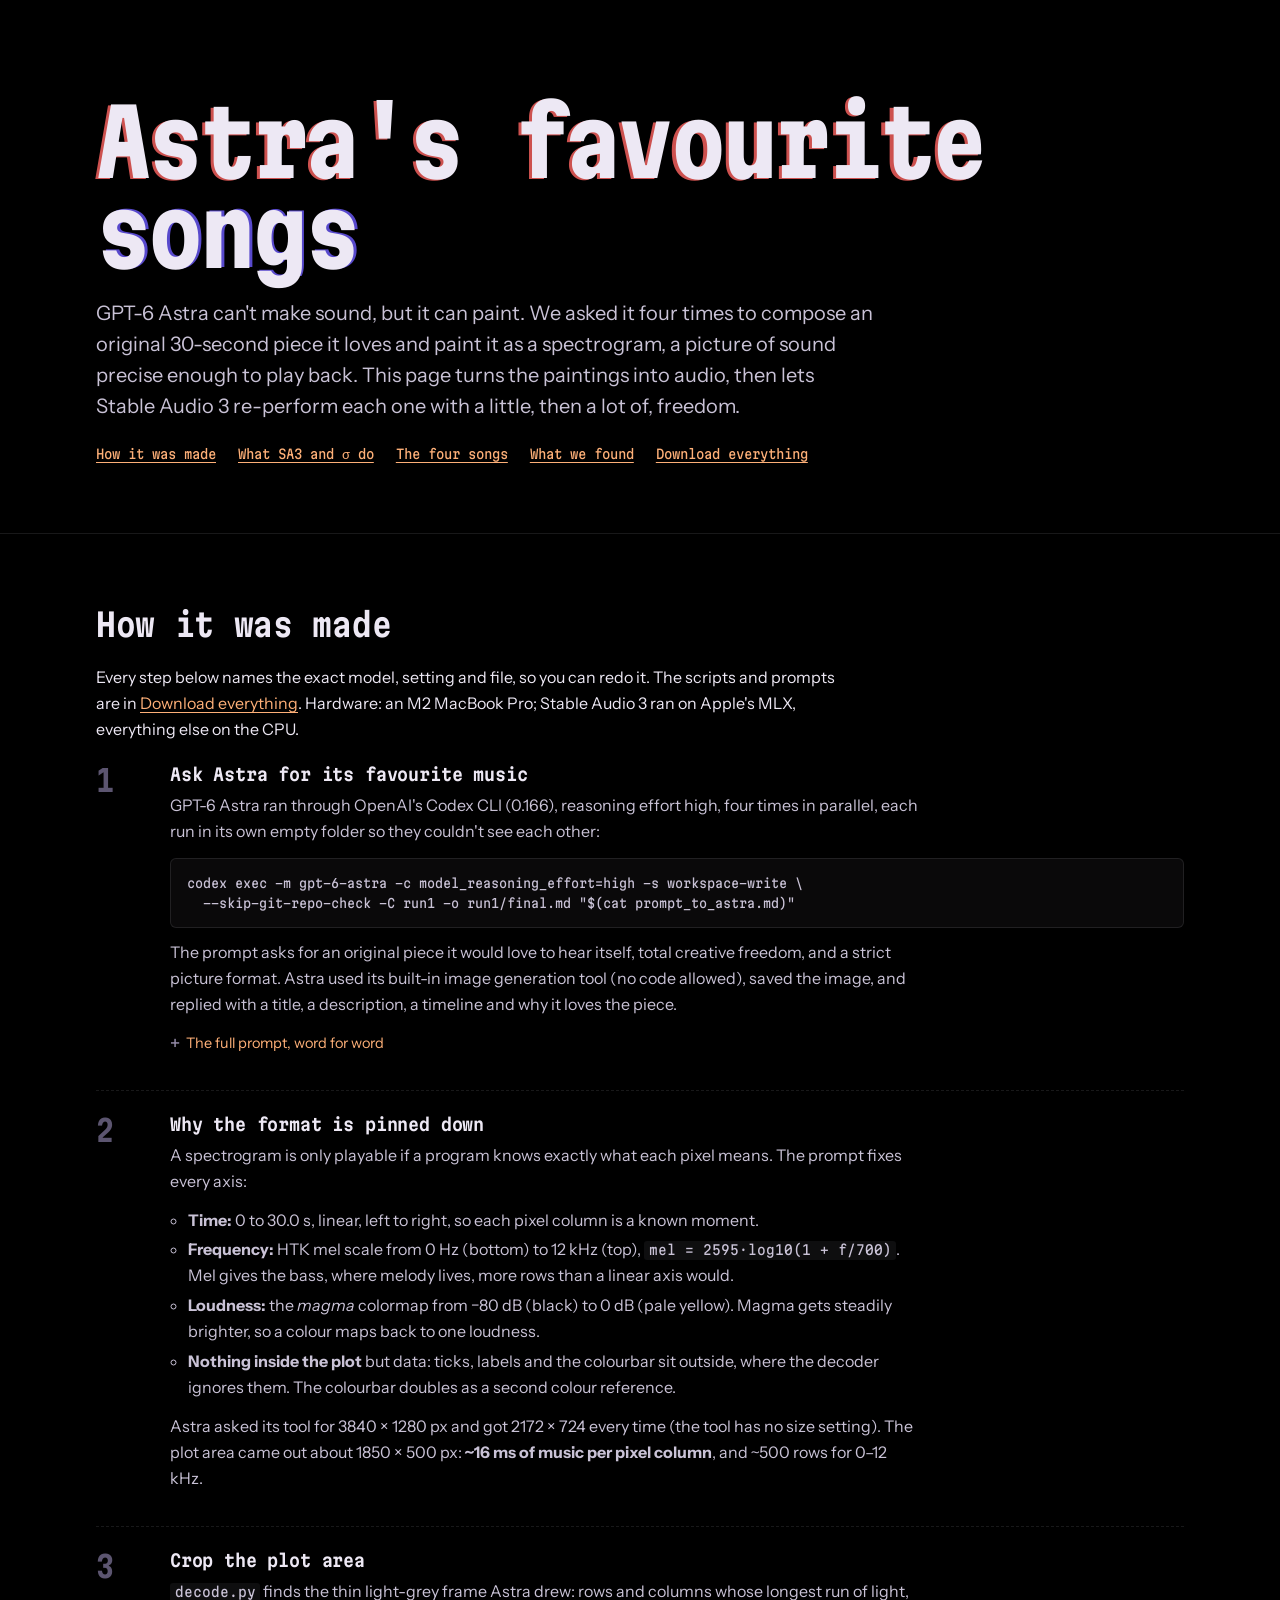
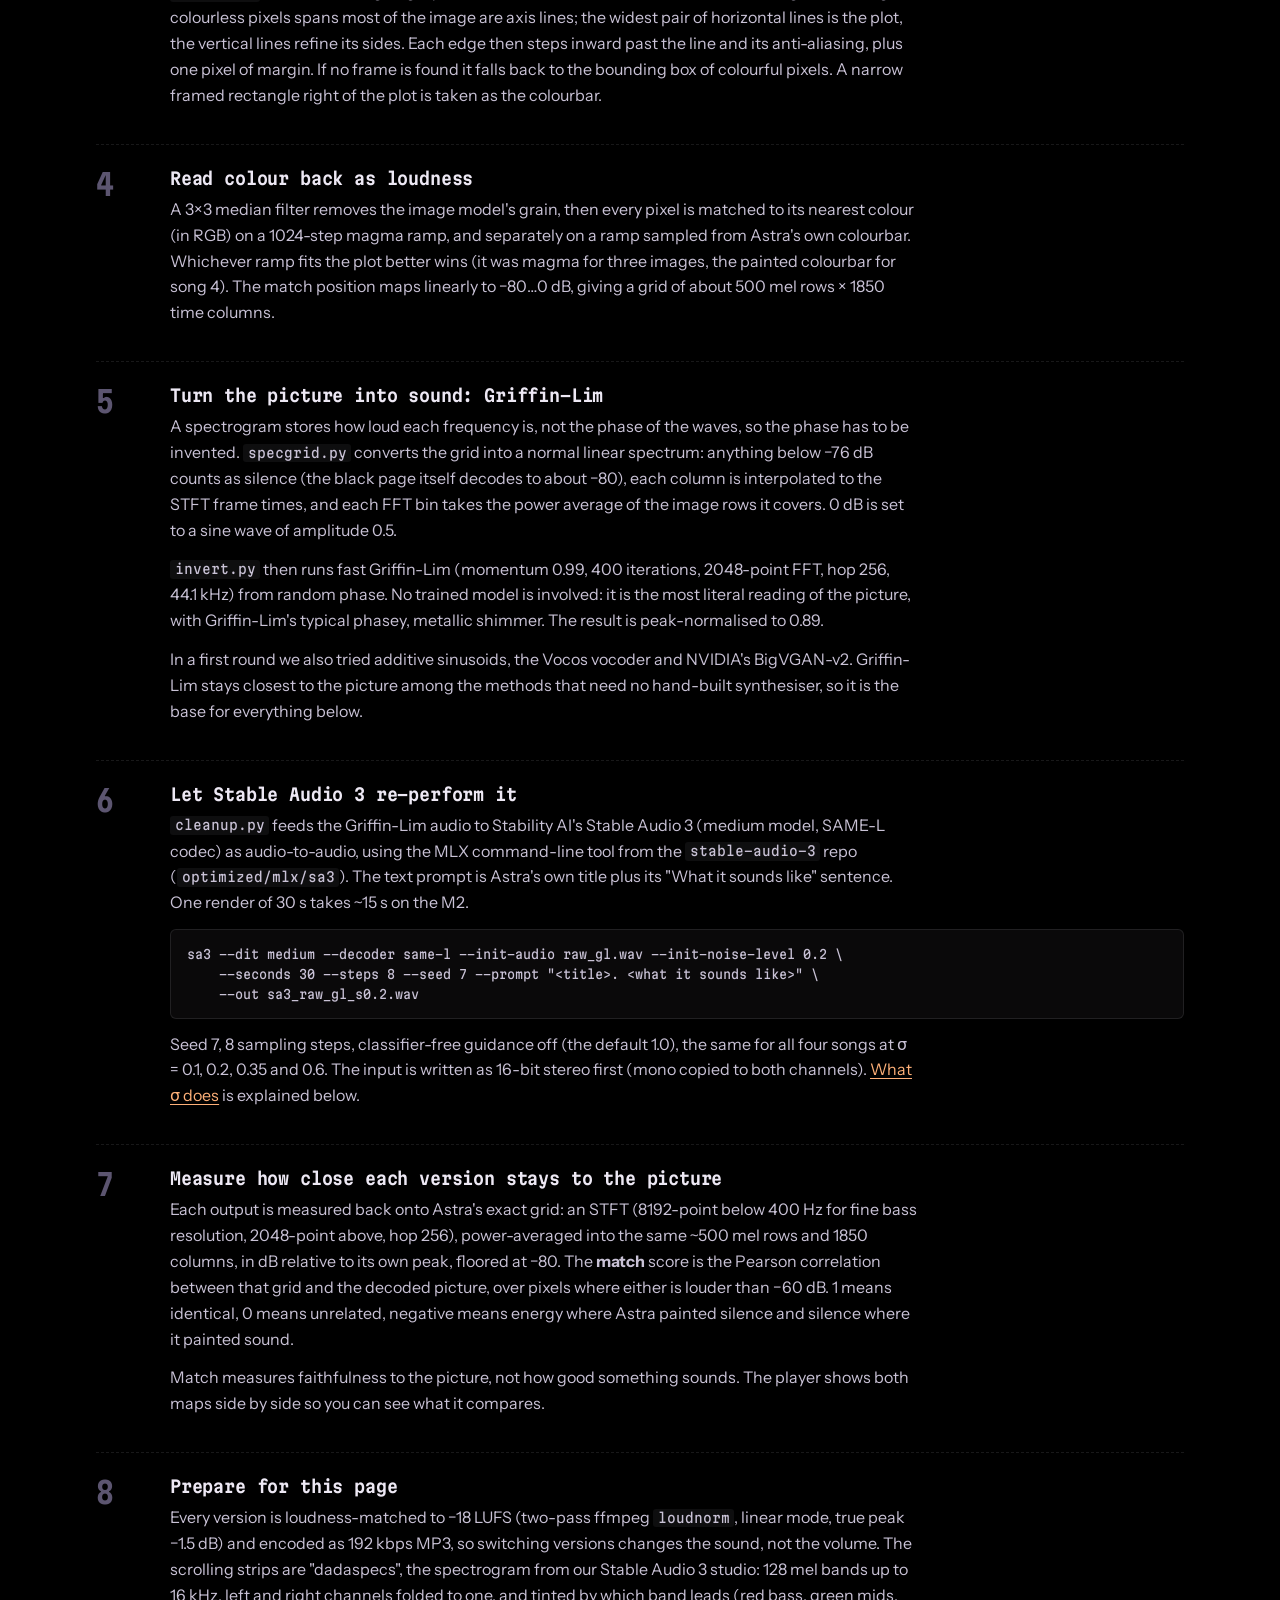
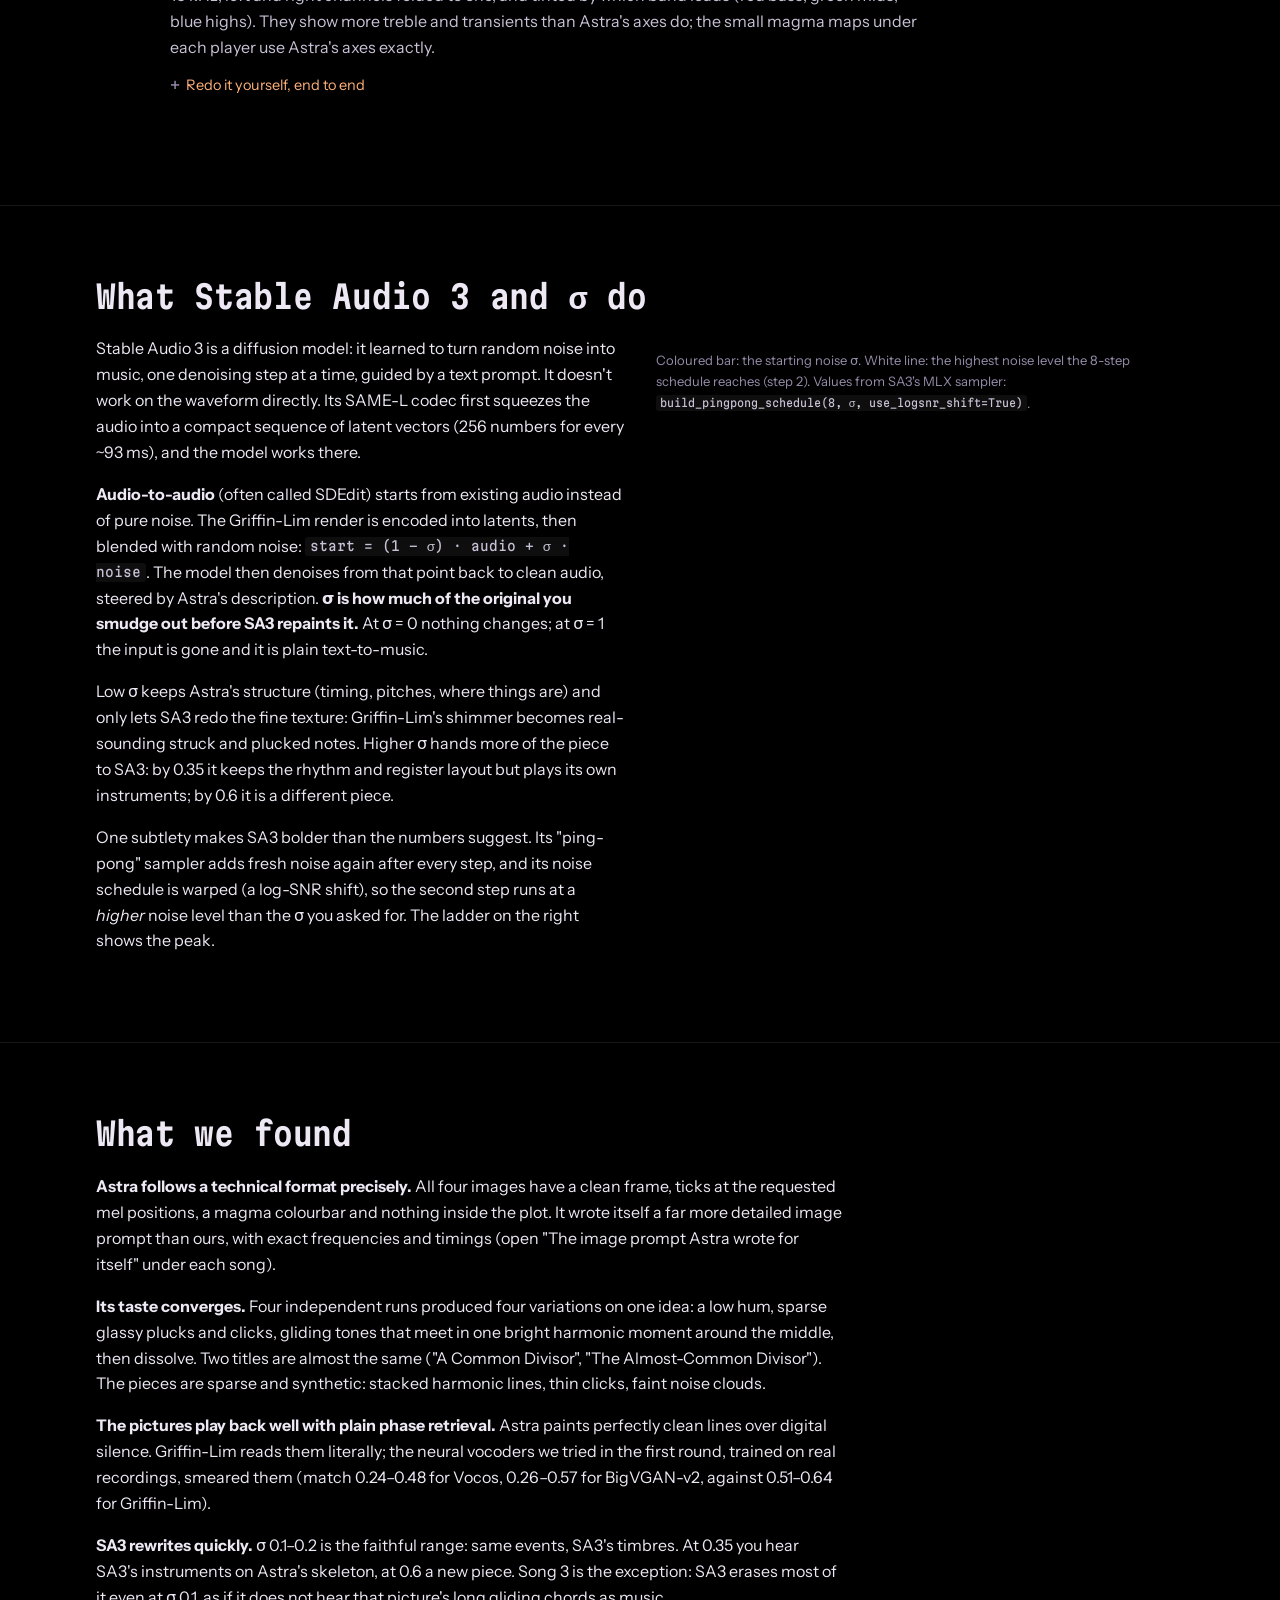
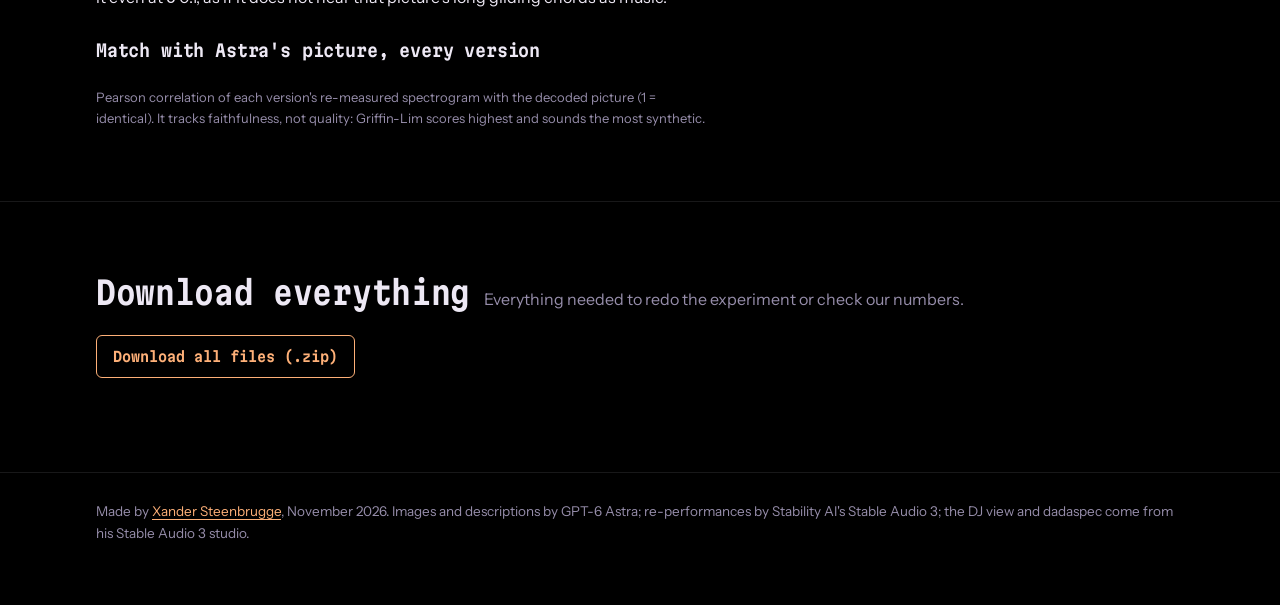
<file: experiments/astra_spectrograms/site_template.html>
<!doctype html>
<html lang="en">
<head>
<meta charset="utf-8">
<meta name="viewport" content="width=device-width, initial-scale=1">
<title>Astra's Favourite Songs</title>
<meta name="description" content="GPT-6 Astra painted four spectrograms of original music it loves. We turned the pictures back into sound and let Stable Audio 3 re-perform them. Every step, prompt and script included.">
<meta property="og:title" content="Astra's Favourite Songs">
<meta property="og:description" content="An image model paints the spectrogram of music it loves; we play it back.">
<meta property="og:image" content="/*SITE_URL*/media/og.jpg">
<meta name="twitter:card" content="summary_large_image">
<meta name="theme-color" content="#000000">
<link rel="icon" href="data:image/svg+xml,%3Csvg xmlns='http://www.w3.org/2000/svg' viewBox='0 0 16 16'%3E%3Crect width='16' height='16' fill='%23000'/%3E%3Crect x='2' y='9' width='2' height='5' fill='%23721f81'/%3E%3Crect x='5' y='6' width='2' height='8' fill='%23b73779'/%3E%3Crect x='8' y='3' width='2' height='11' fill='%23f1605d'/%3E%3Crect x='11' y='7' width='2' height='7' fill='%23feb078'/%3E%3C/svg%3E">
<link rel="preconnect" href="https://fonts.googleapis.com">
<link rel="preconnect" href="https://fonts.gstatic.com" crossorigin>
<link href="https://fonts.googleapis.com/css2?family=Instrument+Sans:ital,wght@0,400..700;1,400..700&family=Martian+Mono:wdth,wght@75..112.5,300..700&display=swap" rel="stylesheet">
<style>
:root {
  color-scheme: dark;
  --black: #000;
  --ink: #ede8f4;
  --ink-2: #c9c2d6;
  --muted: #968daa;
  --faint: #5c5570;
  --line: rgba(237, 232, 244, 0.1);
  --line-2: rgba(237, 232, 244, 0.2);
  /* the magma ramp Astra painted with: silence → loud */
  --m1: #2c115f; --m2: #721f81; --m3: #b73779; --m4: #f1605d; --m5: #feb078; --m6: #fcfdbf;
  --hot: var(--m5);
  --sans: "Instrument Sans", ui-sans-serif, system-ui, -apple-system, "Segoe UI", sans-serif;
  --mono: "Martian Mono", ui-monospace, SFMono-Regular, Menlo, monospace;
}
* { box-sizing: border-box; }
html { -webkit-text-size-adjust: 100%; scroll-behavior: smooth; }
@media (prefers-reduced-motion: reduce) { html { scroll-behavior: auto; } }
body { margin: 0; background: var(--black); color: var(--ink); font: 400 16px/1.62 var(--sans); overflow-x: hidden; }
a { color: var(--hot); text-underline-offset: 3px; text-decoration-thickness: 1px; }
a:hover { color: var(--m6); }
:focus-visible { outline: 2px solid var(--m5); outline-offset: 3px; border-radius: 3px; }
code, pre, .mono { font-family: var(--mono); font-variation-settings: "wdth" 87.5; }
code { font-size: 0.84em; color: var(--ink-2); background: rgba(237, 232, 244, 0.06); padding: 0.1em 0.35em; border-radius: 3px; overflow-wrap: anywhere; }
.wrap { max-width: 1120px; margin: 0 auto; padding: 0 16px; }
.prose { max-width: 68ch; }
.prose p { margin: 0 0 1em; }
h1, h2, h3 { font-family: var(--mono); font-weight: 600; letter-spacing: -0.01em; margin: 0; }
h2 { font-size: clamp(22px, 3.4vw, 32px); line-height: 1.15; font-variation-settings: "wdth" 80; }
h3 { font-size: 17px; line-height: 1.3; font-variation-settings: "wdth" 87.5; }

/* ── hero ── */
.hero { padding: clamp(40px, 9vw, 96px) 0 28px; }
.glitch { position: relative; isolation: isolate; display: inline-block; font-size: clamp(38px, 8.6vw, 92px); line-height: 0.98;
  font-weight: 700; font-variation-settings: "wdth" 75; letter-spacing: -0.03em; }
.glitch::before, .glitch::after { content: attr(data-text); position: absolute; inset: 0; z-index: -1; pointer-events: none; }
.glitch::before { color: var(--m4); transform: translate(-0.035em, 0.01em); clip-path: inset(0 0 52% 0); opacity: 0.85; }
.glitch::after { color: #6e5cff; transform: translate(0.03em, -0.01em); clip-path: inset(46% 0 0 0); opacity: 0.8; }
@media (prefers-reduced-motion: no-preference) {
  .glitch::before { animation: slice-a 1.1s steps(1) 0.15s 1 both; }
  .glitch::after { animation: slice-b 1.1s steps(1) 0.15s 1 both; }
}
@keyframes slice-a {
  0% { clip-path: inset(10% 0 70% 0); transform: translate(-0.12em, 0); }
  15% { clip-path: inset(62% 0 8% 0); transform: translate(0.1em, 0); }
  30% { clip-path: inset(30% 0 48% 0); transform: translate(-0.06em, 0); }
  50% { clip-path: inset(80% 0 2% 0); transform: translate(0.08em, 0); }
  70% { clip-path: inset(0 0 52% 0); transform: translate(-0.035em, 0.01em); }
}
@keyframes slice-b {
  0% { clip-path: inset(55% 0 20% 0); transform: translate(0.14em, 0); }
  20% { clip-path: inset(5% 0 80% 0); transform: translate(-0.1em, 0); }
  40% { clip-path: inset(70% 0 10% 0); transform: translate(0.05em, 0); }
  70% { clip-path: inset(46% 0 0 0); transform: translate(0.03em, -0.01em); }
}
.lede { font-size: clamp(17px, 2.1vw, 20px); line-height: 1.55; color: var(--ink-2); max-width: 60ch; margin: 22px 0 0; }
.jump { display: flex; flex-wrap: wrap; gap: 10px 22px; margin: 22px 0 0; font-family: var(--mono); font-size: 13px; font-variation-settings: "wdth" 87.5; }
.paintings { display: grid; grid-template-columns: repeat(4, minmax(0, 1fr)); gap: 10px; margin: 40px 0 0; }
.paintings a { display: block; color: var(--ink-2); text-decoration: none; font-size: 13px; line-height: 1.35; }
.paintings a:hover { color: var(--ink); }
.paintings a:hover .scan img { filter: saturate(1.25) brightness(1.08); }
.paintings .scan { aspect-ratio: 3 / 1; margin-bottom: 8px; border: 1px solid var(--line); }
.paintings img { width: 100%; height: 100%; object-fit: cover; display: block; }
.paintings b { font-family: var(--mono); font-weight: 500; color: var(--muted); margin-right: 6px; font-variation-settings: "wdth" 87.5; }
@media (max-width: 760px) { .paintings { grid-template-columns: repeat(2, minmax(0, 1fr)); } }

/* scanlines: only on pictures of sound */
.scan { position: relative; overflow: hidden; background: #000; }
.scan::after { content: ""; position: absolute; inset: 0; pointer-events: none;
  background: repeating-linear-gradient(0deg, rgba(0, 0, 0, 0.22) 0 1px, transparent 1px 3px); mix-blend-mode: multiply; }

/* ── sections ── */
section.block { border-top: 1px solid var(--line); padding: clamp(40px, 7vw, 72px) 0; }
.sec-hd { display: flex; align-items: baseline; gap: 14px; flex-wrap: wrap; margin-bottom: 22px; }
.sec-hd p { margin: 0; color: var(--muted); }

/* method steps: a real sequence, so numbered */
ol.steps { list-style: none; margin: 0; padding: 0; counter-reset: st; }
ol.steps > li { counter-increment: st; display: grid; grid-template-columns: 56px minmax(0, 1fr); gap: 0 18px; padding: 22px 0; border-top: 1px dashed var(--line); }
ol.steps > li:first-child { border-top: 0; padding-top: 4px; }
ol.steps > li::before { content: counter(st); font: 600 30px/1 var(--mono); font-variation-settings: "wdth" 75; color: var(--faint); padding-top: 2px; }
ol.steps h3 { margin-bottom: 8px; }
ol.steps p { margin: 0 0 0.8em; max-width: 68ch; color: var(--ink-2); }
ol.steps ul { margin: 0 0 0.8em; padding-left: 18px; max-width: 68ch; color: var(--ink-2); }
ol.steps ul li { margin: 0.25em 0; }
@media (max-width: 640px) { ol.steps > li { grid-template-columns: 30px minmax(0, 1fr); gap: 0 10px; } ol.steps > li::before { font-size: 22px; } }
pre { margin: 0 0 1em; padding: 14px 16px; background: rgba(237, 232, 244, 0.04); border: 1px solid var(--line); border-radius: 6px;
  font-size: 12.5px; line-height: 1.6; color: var(--ink-2); overflow-x: auto; white-space: pre; max-width: 100%; }
pre.wrap-text { white-space: pre-wrap; overflow-wrap: anywhere; max-height: 420px; overflow-y: auto; }
pre .c { color: var(--faint); }
details { margin: 0 0 0.8em; max-width: 100%; }
details > summary { cursor: pointer; color: var(--hot); font-size: 14.5px; width: fit-content; list-style: none; }
details > summary::-webkit-details-marker { display: none; }
details > summary::before { content: "+"; display: inline-block; width: 1.1em; font-family: var(--mono); color: var(--muted); }
details[open] > summary::before { content: "−"; }
details[open] > summary { margin-bottom: 10px; }
table { border-collapse: collapse; font-size: 14px; }
th, td { text-align: left; padding: 7px 14px 7px 0; border-bottom: 1px solid var(--line); vertical-align: top; }
th { font-weight: 500; color: var(--muted); }
td.num, th.num { font-family: var(--mono); font-variation-settings: "wdth" 87.5; text-align: right; font-size: 13px; }
.tbl { overflow-x: auto; max-width: 100%; margin: 0 0 1em; }

/* σ explainer */
.sigma-grid { display: grid; grid-template-columns: minmax(0, 1fr) minmax(0, 1fr); gap: 32px; align-items: start; }
@media (max-width: 860px) { .sigma-grid { grid-template-columns: minmax(0, 1fr); } }
.ladder { display: grid; gap: 10px; }
.rung { display: grid; grid-template-columns: 104px minmax(0, 1fr); gap: 12px; align-items: center; font-size: 13.5px; }
.rung b { font: 600 13px var(--mono); font-variation-settings: "wdth" 80; white-space: nowrap; }
.rung .bar { height: 26px; position: relative; border-radius: 3px; overflow: hidden; background: rgba(237, 232, 244, 0.05); }
.rung .bar i { position: absolute; inset: 0 auto 0 0; display: block; }
.rung .bar span { position: absolute; left: 8px; top: 50%; transform: translateY(-50%); font-size: 12px; color: #000; font-weight: 600; white-space: nowrap; mix-blend-mode: normal; }
.rung .bar .peak { position: absolute; top: 0; bottom: 0; width: 2px; background: var(--ink); }
.rung small { grid-column: 2; color: var(--muted); font-size: 13px; margin-top: -4px; }

/* ── songs ── */
.song { border-top: 1px solid var(--line); padding: clamp(40px, 7vw, 72px) 0; scroll-margin-top: 8px; }
.song-hd { display: flex; align-items: baseline; gap: 16px; margin-bottom: 18px; }
.song-hd .n { font: 600 clamp(34px, 6vw, 56px)/0.9 var(--mono); font-variation-settings: "wdth" 75; color: var(--m3); }
.song figure { margin: 0; }
.song figure .scan { border: 1px solid var(--line); }
.song figure img { display: block; width: 100%; height: auto; }
.song figcaption { font-size: 13px; color: var(--muted); margin-top: 8px; }
.song-body { display: grid; grid-template-columns: minmax(0, 1.15fr) minmax(0, 0.85fr); gap: 36px; margin-top: 26px; }
@media (max-width: 860px) { .song-body { grid-template-columns: minmax(0, 1fr); gap: 18px; } }
.sounds { font-size: 18px; line-height: 1.55; margin: 0 0 16px; }
blockquote.why { margin: 0 0 18px; padding: 2px 0 2px 16px; border-left: 2px solid var(--m3); color: var(--ink-2); font-style: italic; }
blockquote.why cite { display: block; font-style: normal; font-size: 13px; color: var(--muted); margin-top: 6px; }
ol.tl { list-style: none; margin: 0; padding: 0; font-size: 14.5px; }
ol.tl li { display: grid; grid-template-columns: 70px minmax(0, 1fr); gap: 10px; padding: 7px 0; border-bottom: 1px solid var(--line); }
ol.tl li:last-child { border-bottom: 0; }
ol.tl li span { font: 500 12px/1.9 var(--mono); font-variation-settings: "wdth" 87.5; color: var(--m5); }
.tl-h { font-size: 13px; color: var(--muted); margin: 0 0 6px; }

/* the player */
.player { margin-top: 30px; border: 1px solid var(--line-2); border-radius: 8px; padding: 14px 14px 16px; background: #000; }
.p-top { display: flex; align-items: center; gap: 14px; flex-wrap: wrap; }
.pp { width: 46px; height: 46px; border-radius: 50%; border: 1.5px solid var(--line-2); background: transparent; color: var(--ink);
  display: grid; place-items: center; cursor: pointer; flex: none; padding: 0; }
.pp svg { width: 17px; height: 17px; }
.pp:hover { border-color: var(--ink-2); }
.pp.on { border-color: var(--vc, var(--m5)); color: var(--vc, var(--m5)); box-shadow: 0 0 16px color-mix(in srgb, var(--vc, var(--m5)) 40%, transparent); }
.p-now { min-width: 0; flex: 1; }
.p-now .v { font: 600 15px var(--mono); font-variation-settings: "wdth" 87.5; color: var(--vc, var(--ink)); }
.p-now .t { font: 400 12.5px var(--mono); font-variation-settings: "wdth" 87.5; color: var(--muted); font-variant-numeric: tabular-nums; }
.p-match { text-align: right; font: 400 12px var(--mono); font-variation-settings: "wdth" 87.5; color: var(--muted); }
.p-match b { display: block; font-size: 20px; font-weight: 600; color: var(--ink); line-height: 1.1; }
.djb { display: inline-flex; align-items: center; gap: 7px; height: 36px; padding: 0 12px; border-radius: 6px; border: 1px solid var(--line-2);
  background: transparent; color: var(--ink-2); font: 500 13px var(--mono); font-variation-settings: "wdth" 87.5; cursor: pointer; }
.djb svg { width: 14px; height: 14px; }
.djb:hover { color: var(--ink); border-color: var(--ink-2); }
.strip { position: relative; margin-top: 14px; }
.strip canvas { display: block; width: 100%; height: clamp(110px, 17vw, 168px); cursor: crosshair; touch-action: pan-y; border-radius: 3px; }
.strip .sk { position: absolute; inset: 0; display: grid; place-items: center; color: var(--faint); font: 12px var(--mono); pointer-events: none; }
.strip .sk[hidden] { display: none; }

.vs { margin-top: 18px; user-select: none; }
.vs-track { position: relative; height: 34px; margin: 0 calc(10% - 8px); cursor: pointer; touch-action: none; }
.vs-track:focus-visible { outline-offset: 6px; }
.vs-line { position: absolute; left: 0; right: 0; top: 15px; height: 4px; border-radius: 2px;
  background: linear-gradient(90deg, #8a80a6 0%, var(--m3) 25%, #d9466f 50%, var(--m4) 75%, var(--m5) 100%); opacity: 0.55; }
.vs-tick { position: absolute; top: 11px; width: 2px; height: 12px; margin-left: -1px; background: var(--line-2); }
.vs-thumb { position: absolute; top: 5px; width: 24px; height: 24px; margin-left: -12px; border-radius: 50%; background: #000;
  border: 3px solid var(--vc, var(--m5)); box-shadow: 0 0 0 4px #000, 0 0 18px color-mix(in srgb, var(--vc, var(--m5)) 55%, transparent);
  transition: left 0.14s ease-out, border-color 0.14s; }
@media (prefers-reduced-motion: reduce) { .vs-thumb { transition: none; } }
.vs-labels { display: grid; grid-template-columns: repeat(5, minmax(0, 1fr)); margin-top: 4px; }
.vs-labels button { background: none; border: 0; padding: 6px 2px; cursor: pointer; color: var(--muted); font: 500 12.5px var(--mono);
  font-variation-settings: "wdth" 80; text-align: center; line-height: 1.25; }
.vs-labels button small { display: block; font-size: 10.5px; font-weight: 400; color: var(--faint); margin-top: 2px; }
.vs-labels button:hover { color: var(--ink); }
.vs-labels button[aria-checked="true"] { color: var(--vc, var(--ink)); }
.note { margin: 12px 0 0; font-size: 14.5px; color: var(--ink-2); min-height: 3.1em; max-width: 80ch; }
.cmp { display: grid; grid-template-columns: minmax(0, 1fr) minmax(0, 1fr); gap: 12px; margin-top: 14px; }
.cmp div { font-size: 12.5px; color: var(--muted); }
.cmp .scan { margin-top: 5px; aspect-ratio: 1400 / 380; border-radius: 2px; }
.cmp img { display: block; width: 100%; height: 100%; }
@media (max-width: 560px) { .djb span { display: none; } .djb { padding: 0 10px; } .p-top { gap: 10px; } .p-now .v { font-size: 14px; } .cmp { grid-template-columns: minmax(0, 1fr); } .vs-labels button { font-size: 11px; } .vs-labels button small { display: none; } }
.keys { margin-top: 10px; font-size: 12px; color: var(--faint); }
.keys kbd { font: 11px var(--mono); border: 1px solid var(--line-2); border-bottom-width: 2px; border-radius: 3px; padding: 0 4px; color: var(--muted); }
@media (hover: none) { .keys { display: none; } }

/* files */
ul.files { list-style: none; padding: 0; margin: 0; columns: 2 300px; column-gap: 36px; }
ul.files li { break-inside: avoid; padding: 6px 0; border-bottom: 1px solid var(--line); font-size: 14.5px; }
ul.files li span { color: var(--muted); }
.big-dl { display: inline-flex; align-items: center; gap: 10px; padding: 12px 16px; border: 1px solid var(--m5); border-radius: 6px; text-decoration: none;
  font: 600 14px var(--mono); font-variation-settings: "wdth" 87.5; margin: 0 0 22px; }
.big-dl:hover { background: rgba(254, 176, 120, 0.08); }
footer { border-top: 1px solid var(--line); padding: 28px 0 60px; color: var(--muted); font-size: 13.5px; }

/* ── DJ view (port of the SA3 studio's sa3lab/djview.js) ── */
#dj { position: fixed; inset: 0; z-index: 1000; display: none; flex-direction: column; gap: 10px; padding: 14px 18px 16px;
  background: #000; color: var(--ink); user-select: none; font-family: var(--mono); font-variation-settings: "wdth" 87.5; }
#dj.on { display: flex; }
#dj .top { display: flex; align-items: center; gap: 14px; min-height: 30px; }
#dj .ttl { flex: 1; min-width: 0; font: 600 14px var(--mono); white-space: nowrap; overflow: hidden; text-overflow: ellipsis; }
#dj .ttl i { font-style: normal; color: var(--vc, var(--m5)); }
#dj .x { width: 34px; height: 34px; border-radius: 6px; border: 1px solid var(--line-2); background: transparent; color: var(--ink-2); font-size: 20px; line-height: 1; cursor: pointer; flex: none; }
#dj .x:hover { color: #fff; border-color: var(--ink-2); }
#dj .mainw { flex: 1; min-height: 0; position: relative; border-radius: 3px; overflow: hidden; }
#dj canvas.main { position: absolute; inset: 0; width: 100%; height: 100%; cursor: grab; touch-action: none; }
#dj canvas.main:active { cursor: grabbing; }
#dj canvas.ov { width: 100%; height: 60px; flex: none; cursor: pointer; touch-action: none; }
#dj .bar { display: flex; align-items: center; gap: 18px 22px; flex: none; flex-wrap: wrap; }
#dj .pp { width: 52px; height: 52px; }
#dj .tm { display: flex; flex-direction: column; cursor: pointer; min-width: 140px; }
#dj .tm i { font-style: normal; font-size: 10px; letter-spacing: 0.08em; color: var(--muted); }
#dj .tm b { font-size: 28px; font-weight: 600; font-variant-numeric: tabular-nums; line-height: 1.05; }
#dj .dvs { display: flex; gap: 6px; flex-wrap: wrap; }
#dj .dvs button { height: 34px; padding: 0 10px; border-radius: 6px; border: 1px solid var(--line-2); background: transparent; color: var(--muted);
  font: 500 12.5px var(--mono); font-variation-settings: "wdth" 80; cursor: pointer; }
#dj .dvs button[aria-pressed="true"] { color: #000; background: var(--c); border-color: var(--c); }
#dj .zm { display: flex; align-items: center; gap: 10px; flex: 1; min-width: 180px; max-width: 360px; font-size: 11px; color: var(--muted); }
#dj .zm input { flex: 1; accent-color: var(--m4); }
#dj .zm b { min-width: 52px; white-space: nowrap; text-align: right; color: var(--ink); font-weight: 500; font-size: 13px; }
#dj .hint { margin-left: auto; font-size: 11px; color: var(--faint); }
@media (max-width: 760px), (hover: none) { #dj .hint { display: none; } #dj { padding: 10px 12px 14px; } #dj .tm b { font-size: 22px; } }
</style>
</head>
<body>
<div class="wrap">
  <header class="hero">
    <h1 class="glitch" data-text="Astra's favourite songs">Astra's favourite songs</h1>
    <p class="lede">GPT-6 Astra can't make sound, but it can paint. We asked it four times to compose an original 30-second piece it loves and paint it as a spectrogram, a picture of sound precise enough to play back. This page turns the paintings into audio, then lets Stable Audio 3 re-perform each one with a little, then a lot of, freedom.</p>
    <nav class="jump" aria-label="On this page"><a href="#method">How it was made</a><a href="#sigma">What SA3 and σ do</a><a href="#songs">The four songs</a><a href="#findings">What we found</a><a href="#files">Download everything</a></nav>
    <div class="paintings" id="paintings"></div>
  </header>
</div>

<section class="block" id="method">
  <div class="wrap">
    <div class="sec-hd"><h2>How it was made</h2></div>
    <div class="prose"><p>Every step below names the exact model, setting and file, so you can redo it. The scripts and prompts are in <a href="#files">Download everything</a>. Hardware: an M2 MacBook Pro; Stable Audio 3 ran on Apple's MLX, everything else on the CPU.</p></div>
    <ol class="steps">
      <li>
        <div>
          <h3>Ask Astra for its favourite music</h3>
          <p>GPT-6 Astra ran through OpenAI's Codex CLI (0.166), reasoning effort high, four times in parallel, each run in its own empty folder so they couldn't see each other:</p>
          <pre>codex exec -m gpt-6-astra -c model_reasoning_effort=high -s workspace-write \
  --skip-git-repo-check -C run1 -o run1/final.md "$(cat prompt_to_astra.md)"</pre>
          <p>The prompt asks for an original piece it would love to hear itself, total creative freedom, and a strict picture format. Astra used its built-in image generation tool (no code allowed), saved the image, and replied with a title, a description, a timeline and why it loves the piece.</p>
          <details><summary>The full prompt, word for word</summary><pre class="wrap-text" id="prompt"></pre></details>
        </div>
      </li>
      <li>
        <div>
          <h3>Why the format is pinned down</h3>
          <p>A spectrogram is only playable if a program knows exactly what each pixel means. The prompt fixes every axis:</p>
          <ul>
            <li><b>Time:</b> 0 to 30.0 s, linear, left to right, so each pixel column is a known moment.</li>
            <li><b>Frequency:</b> HTK mel scale from 0 Hz (bottom) to 12 kHz (top), <code>mel = 2595·log10(1 + f/700)</code>. Mel gives the bass, where melody lives, more rows than a linear axis would.</li>
            <li><b>Loudness:</b> the <i>magma</i> colormap from −80 dB (black) to 0 dB (pale yellow). Magma gets steadily brighter, so a colour maps back to one loudness.</li>
            <li><b>Nothing inside the plot</b> but data: ticks, labels and the colourbar sit outside, where the decoder ignores them. The colourbar doubles as a second colour reference.</li>
          </ul>
          <p>Astra asked its tool for 3840 × 1280 px and got 2172 × 724 every time (the tool has no size setting). The plot area came out about 1850 × 500 px: <b>~16 ms of music per pixel column</b>, and ~500 rows for 0–12 kHz.</p>
        </div>
      </li>
      <li>
        <div>
          <h3>Crop the plot area</h3>
          <p><code>decode.py</code> finds the thin light-grey frame Astra drew: rows and columns whose longest run of light, colourless pixels spans most of the image are axis lines; the widest pair of horizontal lines is the plot, the vertical lines refine its sides. Each edge then steps inward past the line and its anti-aliasing, plus one pixel of margin. If no frame is found it falls back to the bounding box of colourful pixels. A narrow framed rectangle right of the plot is taken as the colourbar.</p>
        </div>
      </li>
      <li>
        <div>
          <h3>Read colour back as loudness</h3>
          <p>A 3×3 median filter removes the image model's grain, then every pixel is matched to its nearest colour (in RGB) on a 1024-step magma ramp, and separately on a ramp sampled from Astra's own colourbar. Whichever ramp fits the plot better wins (it was magma for three images, the painted colourbar for song 4). The match position maps linearly to −80…0 dB, giving a grid of about 500 mel rows × 1850 time columns.</p>
        </div>
      </li>
      <li>
        <div>
          <h3>Turn the picture into sound: Griffin-Lim</h3>
          <p>A spectrogram stores how loud each frequency is, not the phase of the waves, so the phase has to be invented. <code>specgrid.py</code> converts the grid into a normal linear spectrum: anything below −76 dB counts as silence (the black page itself decodes to about −80), each column is interpolated to the STFT frame times, and each FFT bin takes the power average of the image rows it covers. 0 dB is set to a sine wave of amplitude 0.5.</p>
          <p><code>invert.py</code> then runs fast Griffin-Lim (momentum 0.99, 400 iterations, 2048-point FFT, hop 256, 44.1 kHz) from random phase. No trained model is involved: it is the most literal reading of the picture, with Griffin-Lim's typical phasey, metallic shimmer. The result is peak-normalised to 0.89.</p>
          <p>In a first round we also tried additive sinusoids, the Vocos vocoder and NVIDIA's BigVGAN-v2. Griffin-Lim stays closest to the picture among the methods that need no hand-built synthesiser, so it is the base for everything below.</p>
        </div>
      </li>
      <li>
        <div>
          <h3>Let Stable Audio 3 re-perform it</h3>
          <p><code>cleanup.py</code> feeds the Griffin-Lim audio to Stability AI's Stable Audio 3 (medium model, SAME-L codec) as audio-to-audio, using the MLX command-line tool from the <code>stable-audio-3</code> repo (<code>optimized/mlx/sa3</code>). The text prompt is Astra's own title plus its "What it sounds like" sentence. One render of 30 s takes ~15 s on the M2.</p>
          <pre>sa3 --dit medium --decoder same-l --init-audio raw_gl.wav --init-noise-level 0.2 \
    --seconds 30 --steps 8 --seed 7 --prompt "&lt;title&gt;. &lt;what it sounds like&gt;" \
    --out sa3_raw_gl_s0.2.wav</pre>
          <p>Seed 7, 8 sampling steps, classifier-free guidance off (the default 1.0), the same for all four songs at σ = 0.1, 0.2, 0.35 and 0.6. The input is written as 16-bit stereo first (mono copied to both channels). <a href="#sigma">What σ does</a> is explained below.</p>
        </div>
      </li>
      <li>
        <div>
          <h3>Measure how close each version stays to the picture</h3>
          <p>Each output is measured back onto Astra's exact grid: an STFT (8192-point below 400 Hz for fine bass resolution, 2048-point above, hop 256), power-averaged into the same ~500 mel rows and 1850 columns, in dB relative to its own peak, floored at −80. The <b>match</b> score is the Pearson correlation between that grid and the decoded picture, over pixels where either is louder than −60 dB. 1 means identical, 0 means unrelated, negative means energy where Astra painted silence and silence where it painted sound.</p>
          <p>Match measures faithfulness to the picture, not how good something sounds. The player shows both maps side by side so you can see what it compares.</p>
        </div>
      </li>
      <li>
        <div>
          <h3>Prepare for this page</h3>
          <p>Every version is loudness-matched to −18 LUFS (two-pass ffmpeg <code>loudnorm</code>, linear mode, true peak −1.5 dB) and encoded as 192 kbps MP3, so switching versions changes the sound, not the volume. The scrolling strips are "dadaspecs", the spectrogram from our Stable Audio 3 studio: 128 mel bands up to 16 kHz, left and right channels folded to one, and tinted by which band leads (red bass, green mids, blue highs). They show more treble and transients than Astra's axes do; the small magma maps under each player use Astra's axes exactly.</p>
          <details><summary>Redo it yourself, end to end</summary>
<pre><span class="c"># Python env: numpy, scipy, torch, pillow, matplotlib (pyproject.toml + uv.lock in the download)</span>
uv sync
<span class="c"># 1. Ask Astra, four runs, each in its own empty folder</span>
for i in 1 2 3 4; do mkdir -p run$i; codex exec -m gpt-6-astra -c model_reasoning_effort=high \
  -s workspace-write --skip-git-repo-check -C run$i -o run$i/final.md "$(cat prompt_to_astra.md)" &amp; done; wait
<span class="c"># 2. One folder per song: Astra's image + its reply (the reply's **Title:** line names the piece)</span>
mkdir -p songs/s1-title
cp run1/spectrogram.png songs/s1-title/astra_spectrogram.png
cp run1/final.md songs/s1-title/astra_description.md
<span class="c"># 3. Decode, Griffin-Lim, then SA3 at σ 0.1 / 0.2 / 0.35 / 0.6, plus match scores</span>
<span class="c">#    (needs Stability's stable-audio-3 repo, MLX runtime installed, on Apple Silicon)</span>
export SA3=/path/to/stable-audio-3/optimized/mlx/sa3
uv run python run_all.py songs/s1-title
<span class="c">#    → songs/s1-title/work/raw_gl.wav, sa3_raw_gl_s0.1.wav … and fidelity.json</span></pre>
          <p>The download also holds Astra's four original PNGs and replies, so you can skip step 1 and decode exactly the images used here.</p>
          </details>
        </div>
      </li>
    </ol>
  </div>
</section>

<section class="block" id="sigma">
  <div class="wrap">
    <div class="sec-hd"><h2>What Stable Audio 3 and σ do</h2></div>
    <div class="sigma-grid">
      <div class="prose">
        <p>Stable Audio 3 is a diffusion model: it learned to turn random noise into music, one denoising step at a time, guided by a text prompt. It doesn't work on the waveform directly. Its SAME-L codec first squeezes the audio into a compact sequence of latent vectors (256 numbers for every ~93 ms), and the model works there.</p>
        <p><b>Audio-to-audio</b> (often called SDEdit) starts from existing audio instead of pure noise. The Griffin-Lim render is encoded into latents, then blended with random noise: <code>start = (1 − σ) · audio + σ · noise</code>. The model then denoises from that point back to clean audio, steered by Astra's description. <b>σ is how much of the original you smudge out before SA3 repaints it.</b> At σ = 0 nothing changes; at σ = 1 the input is gone and it is plain text-to-music.</p>
        <p>Low σ keeps Astra's structure (timing, pitches, where things are) and only lets SA3 redo the fine texture: Griffin-Lim's shimmer becomes real-sounding struck and plucked notes. Higher σ hands more of the piece to SA3: by 0.35 it keeps the rhythm and register layout but plays its own instruments; by 0.6 it is a different piece.</p>
        <p>One subtlety makes SA3 bolder than the numbers suggest. Its "ping-pong" sampler adds fresh noise again after every step, and its noise schedule is warped (a log-SNR shift), so the second step runs at a <i>higher</i> noise level than the σ you asked for. The ladder on the right shows the peak.</p>
      </div>
      <div>
        <div class="ladder" id="ladder" aria-label="Noise level per sigma: starting level and the peak the sampler reaches"></div>
        <p style="font-size:13px;color:var(--muted);margin:14px 0 0">Coloured bar: the starting noise σ. White line: the highest noise level the 8-step schedule reaches (step 2). Values from SA3's MLX sampler: <code>build_pingpong_schedule(8, σ, use_logsnr_shift=True)</code>.</p>
      </div>
    </div>
  </div>
</section>

<div id="songs"></div>

<section class="block" id="findings">
  <div class="wrap">
    <div class="sec-hd"><h2>What we found</h2></div>
    <div class="prose">
      <p><b>Astra follows a technical format precisely.</b> All four images have a clean frame, ticks at the requested mel positions, a magma colourbar and nothing inside the plot. It wrote itself a far more detailed image prompt than ours, with exact frequencies and timings (open "The image prompt Astra wrote for itself" under each song).</p>
      <p><b>Its taste converges.</b> Four independent runs produced four variations on one idea: a low hum, sparse glassy plucks and clicks, gliding tones that meet in one bright harmonic moment around the middle, then dissolve. Two titles are almost the same ("A Common Divisor", "The Almost-Common Divisor"). The pieces are sparse and synthetic: stacked harmonic lines, thin clicks, faint noise clouds.</p>
      <p><b>The pictures play back well with plain phase retrieval.</b> Astra paints perfectly clean lines over digital silence. Griffin-Lim reads them literally; the neural vocoders we tried in the first round, trained on real recordings, smeared them (match 0.24–0.48 for Vocos, 0.26–0.57 for BigVGAN-v2, against 0.51–0.64 for Griffin-Lim).</p>
      <p><b>SA3 rewrites quickly.</b> σ 0.1–0.2 is the faithful range: same events, SA3's timbres. At 0.35 you hear SA3's instruments on Astra's skeleton, at 0.6 a new piece. Song 3 is the exception: SA3 erases most of it even at σ 0.1, as if it does not hear that picture's long gliding chords as music.</p>
    </div>
    <h3 style="margin:28px 0 10px">Match with Astra's picture, every version</h3>
    <div class="tbl"><table id="matchtbl"></table></div>
    <p style="font-size:13px;color:var(--muted);max-width:68ch;margin:0">Pearson correlation of each version's re-measured spectrogram with the decoded picture (1 = identical). It tracks faithfulness, not quality: Griffin-Lim scores highest and sounds the most synthetic.</p>
  </div>
</section>

<section class="block" id="files">
  <div class="wrap">
    <div class="sec-hd"><h2>Download everything</h2><p>Everything needed to redo the experiment or check our numbers.</p></div>
    <a class="big-dl" href="files/astra-spectrograms-repro.zip" download>Download all files (.zip)</a>
    <ul class="files" id="filelist"></ul>
  </div>
</section>

<footer>
  <div class="wrap">
    Made by <a href="https://xandersteenbrugge.dev">Xander Steenbrugge</a>, November 2026. Images and descriptions by GPT-6 Astra; re-performances by Stability AI's Stable Audio 3; the DJ view and dadaspec come from his Stable Audio 3 studio.
  </div>
</footer>

<div id="dj" role="dialog" aria-modal="true" aria-label="DJ view">
  <div class="top"><div class="ttl"></div><button class="x" title="Close (Esc)" aria-label="Close DJ view">×</button></div>
  <div class="mainw"><canvas class="main"></canvas></div>
  <canvas class="ov" title="Click or drag to seek"></canvas>
  <div class="bar">
    <button class="pp" title="Play / pause (space)" aria-label="Play or pause"></button>
    <div class="tm" title="Click: remaining / elapsed"><i></i><b></b></div>
    <div class="dvs" role="group" aria-label="Version"></div>
    <label class="zm"><span>View</span><input type="range" min="0" max="1000" step="1" aria-label="Seconds in view"><b></b></label>
    <div class="hint">space play · 1–5 version · ←/→ seek · drag scrub · wheel zoom · esc close</div>
  </div>
</div>

<script>
const D = /*DATA*/null;
const esc = (s) => String(s ?? "").replace(/[&<>"]/g, (c) => ({ "&": "&amp;", "<": "&lt;", ">": "&gt;", '"': "&quot;" }[c]));
const VC = ["#8a80a6", "#b73779", "#d9466f", "#f1605d", "#feb078"];        // version colours: cold → hot as σ rises
const SUB = ["no model", "SA3, light", "SA3", "SA3, strong", "SA3, free"];
const PLAY = '<svg viewBox="0 0 16 16"><path d="M4.5 2.8v10.4L13 8z" fill="currentColor"/></svg>';
const PAUSE = '<svg viewBox="0 0 16 16"><path d="M4 2.8h2.8v10.4H4zM9.2 2.8H12v10.4H9.2z" fill="currentColor"/></svg>';
const DJI = '<svg viewBox="0 0 16 16"><circle cx="8" cy="8" r="6.2" stroke="currentColor" stroke-width="1.4" fill="none"/><circle cx="8" cy="8" r="1.6" fill="currentColor"/><path d="M8 1.8v2.4" stroke="currentColor" stroke-width="1.4" stroke-linecap="round"/></svg>';
const fmt = (t, tenths = true) => { t = Math.max(0, t || 0); const m = Math.floor(t / 60), s = t - m * 60;
  return `${String(m).padStart(2, "0")}:${tenths ? s.toFixed(1).padStart(4, "0") : String(Math.floor(s)).padStart(2, "0")}`; };
const imgCache = new Map();
function loadImg(url) {
  if (!imgCache.has(url)) imgCache.set(url, new Promise((res, rej) => { const im = new Image(); im.decoding = "async"; im.onload = () => res(im); im.onerror = rej; im.src = url; }));
  return imgCache.get(url);
}

// ── static content from data ──
document.getElementById("prompt").textContent = D.prompt;
document.getElementById("paintings").innerHTML = D.songs.map((s) =>
  `<a href="#${s.slug}"><div class="scan"><img src="${s.image}" alt="Astra's painted spectrogram for ${esc(s.title)}" width="2172" height="724"></div><b>${s.n}</b>${esc(s.title)}</a>`).join("");

const SCHED = { 0.1: 0.217, 0.2: 0.362, 0.35: 0.625, 0.6: 0.909 };       // peak noise level of the 8-step ping-pong schedule
document.getElementById("ladder").innerHTML = D.songs[0].versions.map((v, i) => {
  if (v.sigma == null) return `<div class="rung"><b style="color:${VC[0]}">${esc(v.label)}</b><div class="bar"></div><small>no noise, no model: the input itself</small></div>`;
  const pk = SCHED[v.sigma];
  return `<div class="rung"><b style="color:${VC[i]}">${esc(v.label)}</b><div class="bar"><i style="width:${v.sigma * 100}%;background:${VC[i]}"></i><div class="peak" style="left:${pk * 100}%" title="peak ${pk}"></div></div><small>starts at ${Math.round(v.sigma * 100)}% noise, peaks at ${Math.round(pk * 100)}% on step 2</small></div>`;
}).join("");

{
  const vs = D.songs[0].versions;
  document.getElementById("matchtbl").innerHTML = `<thead><tr><th>Version</th>${D.songs.map((s) => `<th class="num" title="${esc(s.title)}">Song ${s.n}</th>`).join("")}</tr></thead><tbody>` +
    vs.map((v, i) => `<tr><td><span style="color:${VC[i]};font-family:var(--mono);font-size:13px">${esc(v.label)}</span>${v.sigma == null ? "" : ` <span style="color:var(--faint);font-size:12.5px">from Griffin-Lim</span>`}</td>${D.songs.map((s) => `<td class="num">${s.versions[i].corr.toFixed(2)}</td>`).join("")}</tr>`).join("") + "</tbody>";
  const pipe = [["decode.py", "crop + colour → dB"], ["specgrid.py", "image grid ↔ spectrum, match score"], ["invert.py", "Griffin-Lim (and the first-round inverters)"],
    ["cleanup.py", "Stable Audio 3 audio-to-audio ladder"], ["run_all.py", "all of the above for each song"], ["dada_tiles.py", "the strips on this page"],
    ["build_site.py", "this website"], ["site_template.html", "this page's template"], ["pyproject.toml", "Python dependencies"], ["uv.lock", "exact versions"]];
  const per = D.songs.map((s) => `<li><b>Song ${s.n}</b> <span>${esc(s.title)}</span>: <a href="files/${s.slug}/astra_spectrogram.png">original PNG</a>, <a href="files/${s.slug}/astra_description.md">Astra's reply</a>, <a href="files/${s.slug}/astra_image_prompt.txt">its image prompt</a>, <a href="files/${s.slug}/sa3_prompt.txt">SA3 prompt</a>, <a href="files/${s.slug}/decode_info.json">crop info</a>, <a href="files/${s.slug}/match.json">match scores</a></li>`);
  document.getElementById("filelist").innerHTML = `<li><a href="files/prompt_to_astra.md">prompt_to_astra.md</a> <span>the prompt, verbatim</span></li>` +
    pipe.map(([f, d]) => `<li><a href="files/pipeline/${f}">${f}</a> <span>${d}</span></li>`).join("") + per.join("");
}

// ── one song = one player over five versions ──
let active = null;                        // the Song currently holding playback
const songs = [];
class Song {
  constructor(s, host) {
    this.s = s; this.i = 0; this.audios = []; this.hover = null; this.warm = false;
    const sec = document.createElement("section");
    sec.className = "song"; sec.id = s.slug;
    sec.innerHTML = `<div class="wrap">
      <div class="song-hd"><span class="n">${s.n}</span><h2>${esc(s.title)}</h2></div>
      <figure><div class="scan"><img src="${s.image}" alt="Astra's painted spectrogram for ${esc(s.title)}" width="2172" height="724" loading="lazy"></div>
        <figcaption>Astra's painting as delivered (2172 × 724 px; plot area ${s.plot_px[0]} × ${s.plot_px[1]} px, ${s.ms_per_column} ms per column). Everything inside the frame came from its image model.</figcaption></figure>
      <div class="song-body">
        <div>
          <p class="sounds">${esc(s.sounds)}</p>
          <blockquote class="why">${esc(s.why)}<cite>Astra, on why it loves this piece</cite></blockquote>
          <details><summary>The image prompt Astra wrote for itself</summary><pre class="wrap-text">${esc(s.prompt)}</pre></details>
          <details><summary>The text prompt SA3 got</summary><pre class="wrap-text">${esc(s.sa3_prompt)}</pre></details>
        </div>
        <div><p class="tl-h">Timeline, in Astra's words</p><ol class="tl">${s.timeline.map((t) => { const m = /^([\d.–-]+\s*s):?\s*(.*)$/.exec(t); return m ? `<li><span>${esc(m[1])}</span><div>${esc(m[2])}</div></li>` : `<li><span></span><div>${esc(t)}</div></li>`; }).join("")}</ol></div>
      </div>
      <div class="player" style="--vc:${VC[0]}">
        <div class="p-top">
          <button class="pp" aria-label="Play">${PLAY}</button>
          <div class="p-now"><div class="v"></div><div class="t">00:00.0 / 00:30.0</div></div>
          <div class="p-match" title="Correlation of this version's spectrogram with Astra's decoded picture (1 = identical)">match<b></b></div>
          <button class="djb" title="Full-screen DJ view of this version (Esc to close)" aria-label="DJ view">${DJI}<span>DJ view</span></button>
        </div>
        <div class="strip"><canvas aria-label="Spectrogram of the selected version; click to play from there"></canvas><div class="sk">loading spectrogram…</div></div>
        <div class="vs">
          <div class="vs-track" role="slider" tabindex="0" aria-label="Version: Griffin-Lim, then Stable Audio 3 at rising noise σ" aria-valuemin="0" aria-valuemax="4"><div class="vs-line"></div>${[0, 1, 2, 3, 4].map((k) => `<div class="vs-tick" style="left:${k * 25}%"></div>`).join("")}<div class="vs-thumb"></div></div>
          <div class="vs-labels" role="radiogroup" aria-label="Version">${s.versions.map((v, k) => `<button role="radio" data-k="${k}" style="--vc:${VC[k]}">${esc(v.label)}<small>${SUB[k]}</small></button>`).join("")}</div>
        </div>
        <p class="note"></p>
        <div class="cmp">
          <div>Astra's picture, decoded<div class="scan"><img src="${s.source_spec}" alt="decoded picture"></div></div>
          <div class="cmp-v">This version, measured on the same axes<div class="scan"><img alt="this version on Astra's axes"></div></div>
        </div>
        <div class="keys">Keys while playing: <kbd>space</kbd> play / pause · <kbd>1</kbd>–<kbd>5</kbd> or <kbd>↑</kbd> <kbd>↓</kbd> switch version at the same moment · <kbd>←</kbd> <kbd>→</kbd> seek</div>
      </div></div>`;
    host.appendChild(sec);
    this.el = sec;
    this.pl = sec.querySelector(".player");
    this.cv = sec.querySelector(".strip canvas");
    this.track = sec.querySelector(".vs-track");
    sec.querySelector(".pp").addEventListener("click", () => this.toggle());
    sec.querySelector(".djb").addEventListener("click", () => DJ.open(this));
    sec.querySelectorAll(".vs-labels button").forEach((b) => b.addEventListener("click", () => this.setVersion(+b.dataset.k)));
    const pick = (e) => { const r = this.track.getBoundingClientRect(); this.setVersion(Math.round(Math.max(0, Math.min(1, (e.clientX - r.left) / r.width)) * 4)); };
    this.track.addEventListener("pointerdown", (e) => { this.track.setPointerCapture(e.pointerId); pick(e); this.track._d = true; });
    this.track.addEventListener("pointermove", (e) => { if (this.track._d) pick(e); });
    this.track.addEventListener("pointerup", () => { this.track._d = false; });
    this.track.addEventListener("keydown", (e) => {
      const d = { ArrowLeft: -1, ArrowDown: -1, ArrowRight: 1, ArrowUp: 1 }[e.key];
      if (d) { e.preventDefault(); e.stopPropagation(); this.setVersion(Math.max(0, Math.min(4, this.i + d))); }
      else if (e.key === "Home" || e.key === "End") { e.preventDefault(); this.setVersion(e.key === "Home" ? 0 : 4); }
    });
    // strip: click seeks + plays, hover shows the time
    const tAt = (e) => { const r = this.cv.getBoundingClientRect(); return Math.max(0, Math.min(30, ((e.clientX - r.left) / r.width) * 30)); };
    this.cv.addEventListener("pointermove", (e) => { this.hover = tAt(e); this.draw(); });
    this.cv.addEventListener("pointerleave", () => { this.hover = null; this.draw(); });
    this.cv.addEventListener("click", (e) => { this.seek(tAt(e)); if (this.a().paused) this.play(); });
    new ResizeObserver(() => this.draw()).observe(this.cv);
    this.paint();
  }
  v() { return this.s.versions[this.i]; }
  audio(k) {
    if (!this.audios[k]) {
      const a = new Audio(); a.preload = this.warm ? "auto" : "none"; a.src = this.s.versions[k].mp3;
      a.addEventListener("ended", () => { if (a === this.a()) { a.currentTime = 0; this.paint(); } });
      a.addEventListener("pause", () => this.paint()); a.addEventListener("play", () => this.paint());
      this.audios[k] = a;
    }
    return this.audios[k];
  }
  a() { return this.audio(this.i); }
  warmUp() {                                  // first play: load all five so switching is instant
    if (this.warm) return; this.warm = true;
    for (let k = 0; k < 5; k++) { const a = this.audio(k); a.preload = "auto"; if (k !== this.i && a.readyState < 2) a.load(); }   // the one about to play loads via play()
  }
  play() {
    if (active && active !== this) active.pause();
    active = this; this.warmUp();
    this.a().play().catch(() => {});
  }
  pause() { this.audios.forEach((a) => a && a.pause()); }
  toggle() { if (this.a().paused) this.play(); else this.pause(); }
  now() { const a = this.audios[this.i]; return a ? a.currentTime : 0; }
  seek(t) { const a = this.a(); const go = () => { a.currentTime = Math.max(0, Math.min((a.duration || 30) - 0.02, t)); }; if (a.readyState >= 1) go(); else { a.preload = "auto"; a.addEventListener("loadedmetadata", go, { once: true }); a.load(); } DJ.resync(this); }
  setVersion(k) {
    if (k === this.i || k < 0 || k > 4) return;
    const old = this.a(), t = old.currentTime, playing = !old.paused;
    this.i = k;
    const n = this.a();
    const go = () => { try { n.currentTime = t; } catch (e) { /* not seekable yet */ } if (playing) n.play().catch(() => {}); };
    if (n.readyState >= 1) go(); else { n.preload = "auto"; n.addEventListener("loadedmetadata", go, { once: true }); n.load(); }
    old.pause();
    if (playing) active = this;
    this.paint();
    DJ.swap(this);
  }
  paint() {
    const v = this.v(), on = !!this.audios[this.i] && !this.a().paused;
    this.pl.style.setProperty("--vc", VC[this.i]);
    this.pl.querySelector(".p-now .v").textContent = v.sigma == null ? "Griffin-Lim" : `SA3 at σ ${v.sigma}`;
    this.pl.querySelector(".p-match b").textContent = v.corr.toFixed(2);
    this.pl.querySelector(".note").textContent = v.note;
    const pp = this.pl.querySelector(".pp");
    pp.innerHTML = on ? PAUSE : PLAY; pp.classList.toggle("on", on); pp.setAttribute("aria-label", on ? "Pause" : "Play");
    this.pl.querySelector(".vs-thumb").style.left = `${this.i * 25}%`;
    this.track.setAttribute("aria-valuenow", this.i); this.track.setAttribute("aria-valuetext", v.label);
    this.pl.querySelectorAll(".vs-labels button").forEach((b, k) => b.setAttribute("aria-checked", String(k === this.i)));
    this.pl.querySelector(".cmp-v img").src = v.spec;
    loadImg(v.dada).then(() => { this.pl.querySelector(".sk").hidden = true; this.draw(); }).catch(() => { this.pl.querySelector(".sk").textContent = "spectrogram unavailable"; });
    this.draw();
  }
  draw() {
    const cv = this.cv, d = devicePixelRatio || 1, w = cv.clientWidth, h = cv.clientHeight;
    if (!w) return;
    if (cv.width !== Math.round(w * d) || cv.height !== Math.round(h * d)) { cv.width = Math.round(w * d); cv.height = Math.round(h * d); }
    const g = cv.getContext("2d");
    g.setTransform(d, 0, 0, d, 0, 0);
    g.fillStyle = "#000"; g.fillRect(0, 0, w, h);
    const p = imgCache.get(this.v().dada);
    if (p && p._img) { g.imageSmoothingQuality = "high"; g.drawImage(p._img, 0, 0, w, h); }
    else if (p) p.then((im) => { p._img = im; this.draw(); });
    const X = (t) => (t / 30) * w;
    g.font = `10px "Martian Mono", ui-monospace, monospace`; g.textBaseline = "bottom";
    for (let s = 5; s < 30; s += 5) { g.fillStyle = "rgba(255,255,255,0.10)"; g.fillRect(Math.round(X(s)), 0, 1, h); g.fillStyle = "rgba(255,255,255,0.45)"; g.fillText(`${s}s`, X(s) + 4, h - 3); }
    const t = this.now();
    if (t > 0 || (this.audios[this.i] && !this.a().paused)) {
      g.fillStyle = "rgba(0,0,0,0.45)"; g.fillRect(0, 0, X(t), h);
      g.fillStyle = "#fff"; g.fillRect(X(t) - 0.75, 0, 1.5, h);
    }
    if (this.hover != null) {
      g.fillStyle = "rgba(255,255,255,0.4)"; g.fillRect(X(this.hover), 0, 1, h);
      const s = fmt(this.hover), tw = g.measureText(s).width + 10, x = Math.min(w - tw, Math.max(0, X(this.hover) + 4));
      g.textBaseline = "top"; g.fillStyle = "rgba(0,0,0,0.8)"; g.fillRect(x, 3, tw, 16); g.fillStyle = "#ede8f4"; g.fillText(s, x + 5, 6);
    }
    const tt = this.pl.querySelector(".p-now .t"), txt = `${fmt(t)} / ${fmt(this.a().duration || 30)}`;
    if (tt.textContent !== txt) tt.textContent = txt;
  }
}
const host = document.getElementById("songs");
D.songs.forEach((s) => songs.push(new Song(s, host)));
for (const p of imgCache.values()) p.then((im) => { p._img = im; }).catch(() => {});

// redraw the active strip while it plays
(function loop() { requestAnimationFrame(loop); if (active && !DJ.isOpen()) active.draw(); })();

// page keys (not while the DJ view is open: it has its own)
document.addEventListener("keydown", (e) => {
  if (DJ.isOpen() || e.metaKey || e.ctrlKey || e.altKey) return;
  if (e.key === " " && e.target.closest && e.target.closest("button, summary, a, input")) return;   // let focused controls take space
  const s = active; if (!s) return;
  if (e.key === " ") { e.preventDefault(); s.toggle(); }
  else if (/^[1-5]$/.test(e.key)) s.setVersion(+e.key - 1);
  else if (e.key === "ArrowUp" || e.key === "ArrowDown") { if (s.a().paused) return; e.preventDefault(); s.setVersion(Math.max(0, Math.min(4, s.i + (e.key === "ArrowUp" ? 1 : -1)))); }
  else if (e.key === "ArrowLeft" || e.key === "ArrowRight") { if (s.a().paused) return; e.preventDefault(); s.seek(s.now() + (e.key === "ArrowLeft" ? -2 : 2)); }
});

// ── DJ view: CDJ-style, the dadaspec scrolls under a fixed centre playhead (port of sa3lab/djview.js) ──
const DJ = (() => {
  const el = document.getElementById("dj"), main = el.querySelector(".main"), ov = el.querySelector(".ov");
  const rng = el.querySelector(".zm input"), pp = el.querySelector(".pp"), dvs = el.querySelector(".dvs");
  const WMIN = 2, WMAX = 30, PH = 0.5, TILE = 4096;
  let pref = { win: 8, remain: true };
  try { pref = { ...pref, ...JSON.parse(localStorage.getItem("astra-dj") || "{}") }; } catch (e) { /* defaults */ }
  const save = () => { try { localStorage.setItem("astra-dj", JSON.stringify(pref)); } catch (e) { /* private window */ } };
  const wToV = (w) => Math.round(1000 * Math.log(w / WMIN) / Math.log(WMAX / WMIN));
  const vToW = (v) => WMIN * Math.pow(WMAX / WMIN, v / 1000);
  let song = null, tiles = {}, ovImg = null, raf = 0, clock = { t: 0, at: 0 }, lastFocus = null;
  const a = () => song && song.a();
  const dur = () => { const x = a(); return (x && isFinite(x.duration) && x.duration) || 30; };
  function now() {
    const x = a(); if (!x) return 0;
    const ct = x.currentTime;
    if (x.paused) { clock = { t: ct, at: performance.now() }; return ct; }
    const p = clock.t + (performance.now() - clock.at) / 1000;
    if (Math.abs(p - ct) > 0.06) { clock = { t: ct, at: performance.now() }; return ct; }
    return p;
  }
  async function tilesOf(img) {
    const w = img.naturalWidth, h = img.naturalHeight, list = [];
    for (let x = 0; x < w; x += TILE) {
      const sw = Math.min(TILE, w - x);
      list.push({ x, w: sw, h, bmp: window.createImageBitmap ? await createImageBitmap(img, x, 0, sw, h) : img, sx: window.createImageBitmap ? 0 : x });
    }
    return { cols: w, list };
  }
  function paintZoom() { rng.value = wToV(pref.win); el.querySelector(".zm b").textContent = `${pref.win < 10 ? pref.win.toFixed(1) : Math.round(pref.win)} s`; }
  function fit(cv) { const d = devicePixelRatio || 1, w = Math.round(cv.clientWidth * d), h = Math.round(cv.clientHeight * d); if (cv.width !== w || cv.height !== h) { cv.width = w; cv.height = h; } return [w, h, d]; }
  function load() {
    const v = song.v(), me = song.i;
    el.querySelector(".ttl").innerHTML = `${song.s.n} · ${esc(song.s.title)} <i>${esc(v.sigma == null ? "Griffin-Lim" : "SA3 σ " + v.sigma)}</i>`;
    el.style.setProperty("--vc", VC[song.i]);
    dvs.querySelectorAll("button").forEach((b, k) => b.setAttribute("aria-pressed", String(k === song.i)));
    loadImg(v.dada).then(async (im) => { const t = await tilesOf(im); if (song && song.i === me) { for (const o of tiles.list || []) if (o.bmp && o.bmp.close) o.bmp.close(); tiles = t; ovImg = im; } });
    clock = { t: a().currentTime, at: performance.now() };
  }
  function draw() {
    raf = requestAnimationFrame(draw);
    if (!song) return;
    const Dd = dur(), t = now();
    const [W, H, d] = fit(main), g = main.getContext("2d");
    g.fillStyle = "#000"; g.fillRect(0, 0, W, H);
    if (tiles.list) {
      const cps = tiles.cols / Dd, t0 = t - pref.win * PH, s0 = t0 * cps, s1 = (t0 + pref.win) * cps, k = W / (s1 - s0);
      g.imageSmoothingEnabled = true; g.imageSmoothingQuality = "high";
      for (const tl of tiles.list) {
        const lo = Math.max(s0, tl.x, 0), hi = Math.min(s1, tl.x + tl.w, tiles.cols);
        if (hi <= lo) continue;
        g.drawImage(tl.bmp, tl.sx + lo - tl.x, 0, hi - lo, tl.h, (lo - s0) * k, 0, (hi - lo) * k + 0.75, H);
      }
      const step = pref.win > 16 ? 5 : pref.win > 6 ? 1 : 0.5, sub = step / 2;
      g.font = `${11 * d}px "Martian Mono", ui-monospace, monospace`; g.textBaseline = "bottom";
      for (let s = Math.ceil(t0 / sub) * sub; s <= t0 + pref.win; s += sub) {
        if (s < 0 || s > Dd) continue;
        const x = Math.round(((s - t0) / pref.win) * W) + 0.5, major = Math.abs(s / step - Math.round(s / step)) < 1e-6;
        g.fillStyle = major ? "rgba(255,255,255,0.16)" : "rgba(255,255,255,0.06)"; g.fillRect(x, 0, d, H);
        if (major) { g.fillStyle = "rgba(255,255,255,0.55)"; g.fillText(fmt(s, step < 1), x + 4 * d, H - 4 * d); }
      }
    }
    const px = Math.round(W * PH);
    g.fillStyle = "rgba(0,0,0,0.55)"; g.fillRect(px - 2 * d, 0, 5 * d, H);
    g.fillStyle = "#fff"; g.fillRect(px - d, 0, 2 * d, H);
    g.fillStyle = "#ff3b3b";
    for (const [y, dir] of [[0, 1], [H, -1]]) { g.beginPath(); g.moveTo(px - 7 * d, y); g.lineTo(px + 7 * d, y); g.lineTo(px, y + dir * 9 * d); g.fill(); }
    const [OW, OH] = fit(ov), o = ov.getContext("2d"), bar = Math.round(OH * 0.78);
    o.fillStyle = "#000"; o.fillRect(0, 0, OW, OH);
    if (ovImg) o.drawImage(ovImg, 0, 0, OW, bar);
    const x = (t / Dd) * OW;
    o.fillStyle = "rgba(0,0,0,0.6)"; o.fillRect(0, 0, x, bar);
    const wx0 = ((t - pref.win * PH) / Dd) * OW, ww = (pref.win / Dd) * OW;
    o.strokeStyle = "rgba(255,255,255,0.7)"; o.lineWidth = d; o.strokeRect(wx0 + d / 2, d / 2, Math.max(2 * d, ww - d), bar - d);
    o.fillStyle = "rgba(255,255,255,0.45)";
    for (let s = 5; s < Dd; s += 5) o.fillRect(Math.round((s / Dd) * OW), bar + 2 * d, d, OH - bar - 2 * d);
    o.fillStyle = "#fff"; o.fillRect(Math.round(x) - d, 0, 2 * d, OH);
    const tm = el.querySelector(".tm");
    tm.querySelector("i").textContent = pref.remain ? "REMAIN" : "TIME";
    tm.querySelector("b").textContent = (pref.remain ? "-" : "") + fmt(pref.remain ? Dd - t : t);
    const on = !a().paused;
    if (pp._on !== on) { pp._on = on; pp.innerHTML = on ? PAUSE : PLAY; pp.classList.toggle("on", on); }
  }
  function seek(t) { if (song) song.seek(t); }
  function toggle() { if (song) song.toggle(); }
  function open(s) {
    lastFocus = document.activeElement;
    song = s; tiles = {}; ovImg = null;
    if (active && active !== s) active.pause();
    active = s; s.warmUp();
    dvs.innerHTML = s.s.versions.map((v, k) => `<button style="--c:${VC[k]}" data-k="${k}" title="Switch version (${k + 1})">${esc(v.label)}</button>`).join("");
    dvs.querySelectorAll("button").forEach((b) => b.addEventListener("click", () => s.setVersion(+b.dataset.k)));
    paintZoom(); load();
    el.classList.add("on");
    if (el.requestFullscreen) el.requestFullscreen({ navigationUI: "hide" }).then(() => { el._fs = true; }).catch(() => { el._fs = false; });
    if (!raf) raf = requestAnimationFrame(draw);
    el.querySelector(".x").focus({ preventScroll: true });
  }
  function close() {
    if (!el.classList.contains("on")) return;
    el.classList.remove("on");
    cancelAnimationFrame(raf); raf = 0;
    if (document.fullscreenElement === el) document.exitFullscreen().catch(() => {});
    el._fs = false;
    for (const o of tiles.list || []) if (o.bmp && o.bmp.close) o.bmp.close();
    const s = song; song = null; tiles = {}; ovImg = null;
    if (s) s.draw();
    if (lastFocus && lastFocus.focus) lastFocus.focus({ preventScroll: true });
  }
  rng.addEventListener("input", () => { pref.win = vToW(+rng.value); paintZoom(); save(); });
  el.querySelector(".x").addEventListener("click", close);
  pp.addEventListener("click", toggle);
  el.querySelector(".tm").addEventListener("click", () => { pref.remain = !pref.remain; save(); });
  main.addEventListener("wheel", (e) => { e.preventDefault(); pref.win = Math.max(WMIN, Math.min(WMAX, pref.win * Math.exp(e.deltaY * 0.002))); paintZoom(); save(); }, { passive: false });
  let drag = null;
  main.addEventListener("pointerdown", (e) => { if (e.button === 0) drag = { x: e.clientX, t: now(), moved: false, id: e.pointerId }; });
  main.addEventListener("pointermove", (e) => {
    if (!drag) return;
    const dx = e.clientX - drag.x;
    if (!drag.moved && Math.abs(dx) < 4) return;
    if (!drag.moved) { drag.moved = true; try { main.setPointerCapture(drag.id); } catch (er) { /* gone */ } }
    seek(drag.t - (dx / main.clientWidth) * pref.win);
  });
  main.addEventListener("pointerup", () => { if (drag && !drag.moved) toggle(); drag = null; });
  main.addEventListener("pointercancel", () => { drag = null; });
  let od = false;
  const oseek = (e) => { const b = ov.getBoundingClientRect(); seek(((e.clientX - b.left) / b.width) * dur()); };
  ov.addEventListener("pointerdown", (e) => { od = true; ov.setPointerCapture(e.pointerId); oseek(e); });
  ov.addEventListener("pointermove", (e) => { if (od) oseek(e); });
  ov.addEventListener("pointerup", () => { od = false; });
  document.addEventListener("fullscreenchange", () => { if (el.classList.contains("on") && !document.fullscreenElement && el._fs) close(); });
  document.addEventListener("keydown", (e) => {
    if (!el.classList.contains("on")) return;
    const k = e.key;
    if (k === "Escape") close();
    else if (k === " ") toggle();
    else if (/^[1-5]$/.test(k)) song.setVersion(+k - 1);
    else if (k === "ArrowUp" || k === "ArrowDown") song.setVersion(Math.max(0, Math.min(4, song.i + (k === "ArrowUp" ? 1 : -1))));
    else if (k === "ArrowLeft" || k === "ArrowRight") seek(now() + (k === "ArrowLeft" ? -1 : 1) * (e.shiftKey ? 8 : 1));
    else return;
    e.preventDefault(); e.stopImmediatePropagation();
  }, true);
  return {
    open, close,
    isOpen: () => el.classList.contains("on"),
    swap: (s) => { if (song === s && el.classList.contains("on")) load(); },
    resync: (s) => { if (song === s) clock = { t: s.a().currentTime, at: performance.now() }; },
  };
})();
</script>
</body>
</html>
</file>
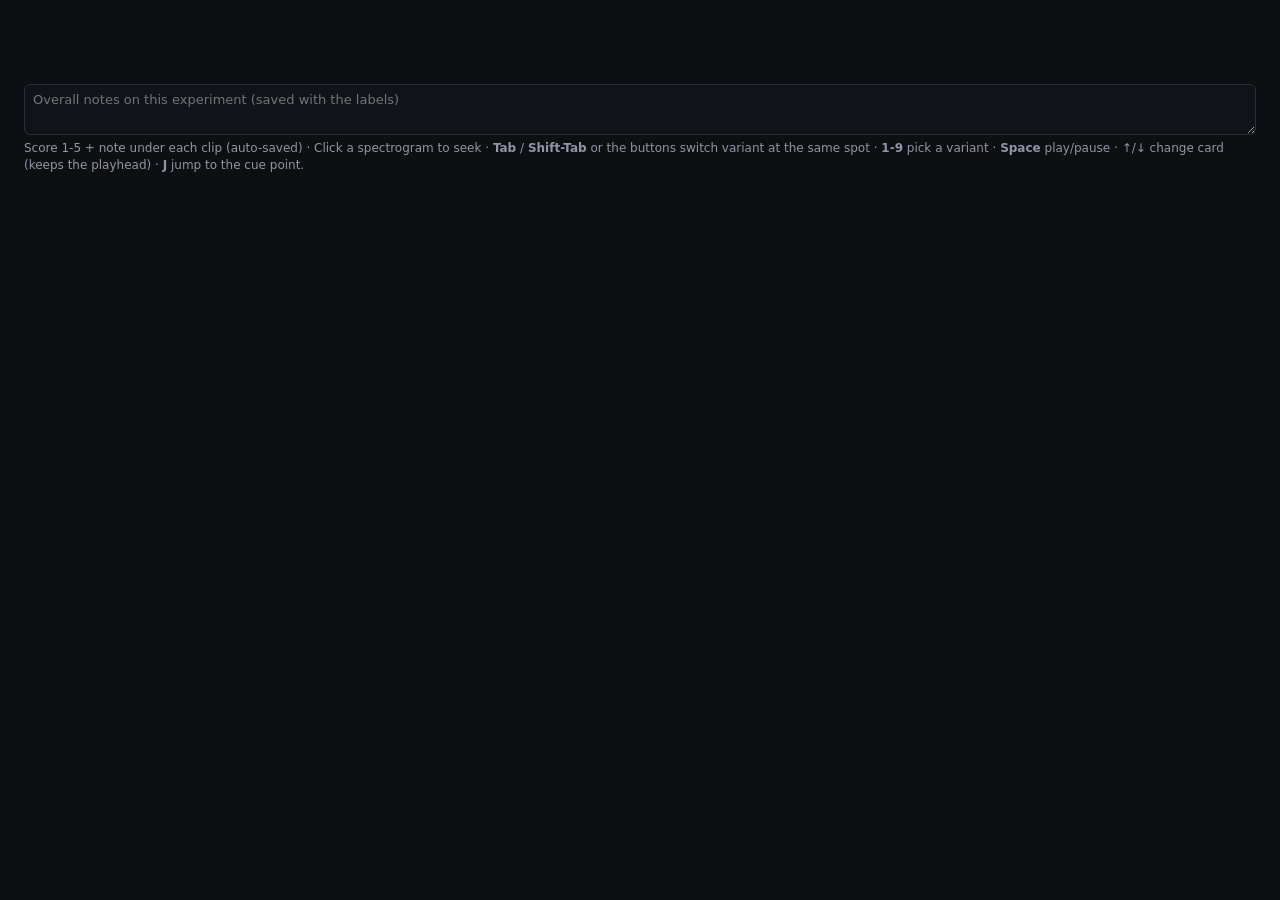
<file: sa3lab/bench/abpage.html>
<!doctype html><html><head><meta charset="utf-8"><title>__TITLE__</title>
<!-- Template for sa3lab/bench/abpage.py: __DATA__ / __TITLE__ are filled by it. Not blind: labels are shown.
     Served by abserve.py (http) it loads + auto-saves ab_labels.json; opened as file:// it only plays. -->
<style>
:root{--bg:#0e0f13;--card:#171920;--line:#2a2d38;--fg:#e8e8ee;--dim:#9096a6}
body{background:var(--bg);color:var(--fg);font:14px/1.45 -apple-system,system-ui,sans-serif;margin:0 auto;padding:24px;max-width:1500px}
h1{font-size:20px;margin:0 0 6px} .dim{color:var(--dim)} code{color:#cfd3e0}
.info{display:grid;grid-template-columns:repeat(auto-fit,minmax(320px,1fr));gap:12px;margin:14px 0 20px}
.p{background:var(--card);border:1px solid var(--line);border-radius:8px;padding:10px 12px}
.card{background:var(--card);border:1px solid var(--line);border-radius:10px;padding:14px;margin:0 0 18px}
.card.act{border-color:#555}
.card h2{font-size:15px;margin:0 0 10px;display:flex;gap:8px;align-items:center;flex-wrap:wrap}
.card .cnote{font-size:12px;margin:-6px 0 8px}
.spec{position:relative;cursor:pointer;margin:4px 0 2px;border-radius:4px;overflow:hidden;opacity:.5;transition:opacity .15s}
.spec.on{opacity:1;outline:2px solid var(--c)} .spec img{display:block;width:100%;height:96px}
.spec .reg{position:absolute;top:0;bottom:0;border-left:1px dashed #fff8;border-right:1px dashed #fff8;background:#ffffff0d;pointer-events:none}
.spec .ph{position:absolute;top:0;bottom:0;width:2px;background:#fff;pointer-events:none}
.spec .tag{position:absolute;left:6px;top:4px;font-weight:700;font-size:12px;padding:1px 6px;border-radius:4px;background:#000a;color:var(--c)}
button{background:#232632;color:var(--fg);border:1px solid var(--line);border-radius:6px;padding:5px 10px;cursor:pointer;font:inherit}
button:hover{border-color:#555} button.sel{border-color:var(--c);color:var(--c)}
.t{font-variant-numeric:tabular-nums;color:var(--dim);min-width:70px}
.keys{font-size:12px}
.lab{display:flex;gap:6px;align-items:flex-start;margin:0 0 8px;font-size:12px}
.lab .sc{display:flex;gap:2px}
.lab .sc button{padding:1px 7px;font-size:12px;border-radius:4px}
.lab .sc button.on{background:var(--c);color:#000;border-color:var(--c)}
.lab textarea{flex:1;min-height:22px;height:22px;resize:vertical;background:#11131a;color:var(--fg);border:1px solid var(--line);border-radius:4px;padding:2px 6px;font-family:inherit;font-size:12px;line-height:1.4}
.lab textarea:focus{outline:none;border-color:var(--c)}
#banner{display:none;position:sticky;top:0;z-index:9;background:#7a1f1f;color:#fff;padding:6px 10px;border-radius:6px;margin:0 0 10px;font-size:13px}
#saved{font-size:12px;color:var(--dim);margin-left:8px}
.dir textarea{width:100%;min-height:44px;box-sizing:border-box;background:#11131a;color:var(--fg);border:1px solid var(--line);border-radius:6px;padding:6px 8px;font-family:inherit;font-size:13px;line-height:1.4}
</style></head><body>
<div id="banner"></div>
<h1 id="title"></h1><span id="saved"></span>
<div class="dim" id="note"></div>
<div class="info" id="info"></div>
<div class="dir"><textarea id="direction" placeholder="Overall notes on this experiment (saved with the labels)"></textarea></div>
<div class="keys dim">Score 1-5 + note under each clip (auto-saved) · Click a spectrogram to seek · <b>Tab</b> / <b>Shift-Tab</b> or the buttons switch variant at the same spot · <b>1-9</b> pick a variant · <b>Space</b> play/pause · ↑/↓ change card (keeps the playhead) · <b>J</b> jump to the cue point.</div><br>
<div id="cards"></div>
<script>
const D=__DATA__;
document.getElementById('title').textContent=D.title||'';
document.getElementById('note').innerHTML=D.note||'';
for(const p of D.info||[]){const d=document.createElement('div');d.className='p';
  d.innerHTML=`<b style="color:${p.color||'#ccc'}">${p.label||''}</b>&nbsp; `;d.appendChild(document.createTextNode(p.text||''));document.getElementById('info').appendChild(d)}
const cards=[];let act=0;
const fmtT=t=>t.toFixed(1)+' s';
function mk(card){
  const vars=card.variants;
  const el=document.createElement('div');el.className='card';
  const h=document.createElement('h2');const ts=document.createElement('span');ts.textContent=card.title||'';h.appendChild(ts);el.appendChild(h);
  if(card.note){const n=document.createElement('div');n.className='cnote dim';n.textContent=card.note;el.appendChild(n)}
  const c={el,au:{},sp:{},bt:{},dur:{},keys:vars.map((v,i)=>i),cur:0};
  const play=document.createElement('button');play.textContent='▶ play';h.appendChild(play);c.play=play;
  const regs=card.regions??D.regions??[];
  vars.forEach((v,k)=>{
    const a=new Audio(v.src);a.preload='auto';c.au[k]=a;c.dur[k]=v.dur;
    if(vars.length>1){const b=document.createElement('button');b.textContent=v.label;b.style.setProperty('--c',v.color);b.onclick=()=>sw(c,k);h.appendChild(b);c.bt[k]=b}
    const s=document.createElement('div');s.className='spec';s.style.setProperty('--c',v.color);
    s.innerHTML=`<img src="${v.spec}">`+regs.map(([a,b])=>`<div class="reg" style="left:${a/v.dur*100}%;width:${(b-a)/v.dur*100}%"></div>`).join('')+`<div class="ph"></div><span class="tag"></span>`;
    s.querySelector('.tag').textContent=v.label;
    s.onclick=e=>{const r=s.getBoundingClientRect();sw(c,k,(e.clientX-r.left)/r.width*v.dur,true)};
    el.appendChild(s);c.sp[k]=s;
    el.appendChild(labRow(v,card));
  });
  const cue=card.jump??D.jump;
  if(cue!=null){const j=document.createElement('button');j.textContent='⇤ '+fmtT(cue);j.onclick=()=>sw(c,c.cur,cue,true);h.appendChild(j)}
  c.cue=cue;
  const t=document.createElement('span');t.className='t';h.appendChild(t);c.t=t;
  play.onclick=()=>toggle(c);
  el.addEventListener('click',()=>{act=cards.indexOf(c)});
  cards.push(c);document.getElementById('cards').appendChild(el);
}
// ── labels: {direction, labels: {src: {score, note, card, label}}} in ab_labels.json via abserve.py ──
const LB={direction:'',labels:{}};const live=location.protocol.startsWith('http');let saveT=null;
const scorers=[];
function labRow(v,card){
  const r=document.createElement('div');r.className='lab';r.style.setProperty('--c',v.color);
  const sc=document.createElement('div');sc.className='sc';const bs=[];
  for(let n=1;n<=5;n++){const b=document.createElement('button');b.textContent=n;b.title='score '+n;
    b.onclick=e=>{e.stopPropagation();const L=ent(v,card);L.score=L.score===n?null:n;paint();save()};sc.appendChild(b);bs.push(b)}
  const ta=document.createElement('textarea');ta.placeholder=`notes on ${v.label}…`;
  ta.oninput=()=>{ent(v,card).note=ta.value;ta.style.height='22px';ta.style.height=ta.scrollHeight+2+'px';save()};
  const paint=()=>{const L=LB.labels[v.src]||{};bs.forEach((b,i)=>b.classList.toggle('on',L.score===i+1));
    if(document.activeElement!==ta){ta.value=L.note||'';ta.style.height='22px';if(ta.value)ta.style.height=ta.scrollHeight+2+'px'}};
  scorers.push(paint);r.append(sc,ta);return r;
}
function ent(v,card){return LB.labels[v.src]??={score:null,note:'',card:card.title||'',label:v.label}}
function save(){if(!live)return;clearTimeout(saveT);saveT=setTimeout(async()=>{
  for(const k in LB.labels){const L=LB.labels[k];if(L.score==null&&!L.note)delete LB.labels[k]}
  try{const r=await fetch('api/labels',{method:'POST',headers:{'Content-Type':'application/json'},body:JSON.stringify(LB)});
    if(!r.ok)throw 0;banner('');document.getElementById('saved').textContent='saved '+new Date().toLocaleTimeString()}
  catch{banner('NOT SAVING: the label server is off. Run: '+(D.serve||'abserve.py <folder>'));saveT=setTimeout(save,3000)}},400)}
function banner(t){const b=document.getElementById('banner');b.textContent=t;b.style.display=t?'block':'none'}
async function loadLabels(){
  const dir=document.getElementById('direction');
  dir.oninput=()=>{LB.direction=dir.value;save()};
  if(!live){banner('Opened as a file: notes are not saved. For notes run: '+(D.serve||'abserve.py <folder>')+' and open the URL it prints.');return}
  try{Object.assign(LB,await (await fetch('api/labels')).json());dir.value=LB.direction||''}
  catch{banner('NOT SAVING: the label server is off. Run: '+(D.serve||'abserve.py <folder>'))}
  scorers.forEach(f=>f())}
function stopAll(except){for(const c of cards)for(const a of Object.values(c.au))if(a!==except)a.pause()}
function sw(c,k,t,go){
  const old=c.au[c.cur],was=!old.paused,tt=Math.min(t??old.currentTime,c.dur[k]);
  old.pause();c.cur=k;const a=c.au[k];a.currentTime=tt;
  if(was||go){stopAll(a);a.play()}
}
function toggle(c){const a=c.au[c.cur];if(a.paused){stopAll(a);a.play()}else a.pause()}
function ui(c,i){c.el.classList.toggle('act',i===act);
  for(const k in c.sp){c.sp[k].classList.toggle('on',+k===c.cur);if(c.bt[k])c.bt[k].classList.toggle('sel',+k===c.cur);
    c.sp[k].querySelector('.ph').style.left=(c.au[k].currentTime/c.dur[k]*100)+'%'}
  const a=c.au[c.cur];c.play.textContent=a.paused?'▶ play':'❚❚ pause';c.t.textContent=fmtT(a.currentTime)}
function tick(){cards.forEach(ui);requestAnimationFrame(tick)}
D.cards.forEach(mk);scorers.forEach(f=>f());loadLabels();
act=Math.min(D.start_card??0,cards.length-1);tick();
addEventListener('keydown',e=>{const c=cards[act];if(!c||/^(TEXTAREA|INPUT)$/.test(e.target.tagName))return;
  if(e.code==='Space'){e.preventDefault();toggle(c)}
  else if(e.code==='Tab'){e.preventDefault();const n=c.keys.length;sw(c,(c.cur+(e.shiftKey?n-1:1))%n)}
  else if(/^Digit[1-9]$/.test(e.code)){const k=+e.code.slice(5)-1;if(k<c.keys.length)sw(c,k)}
  else if(e.code==='ArrowDown'||e.code==='ArrowUp'){e.preventDefault();const was=!c.au[c.cur].paused,t=c.au[c.cur].currentTime;c.au[c.cur].pause();
    act=Math.max(0,Math.min(cards.length-1,act+(e.code==='ArrowDown'?1:-1)));const n=cards[act];n.el.scrollIntoView({block:'center',behavior:'smooth'});if(was)sw(n,n.cur,t,true)}
  else if(e.code==='KeyJ'&&c.cue!=null)sw(c,c.cur,c.cue,true)});
</script></body></html>
</file>
